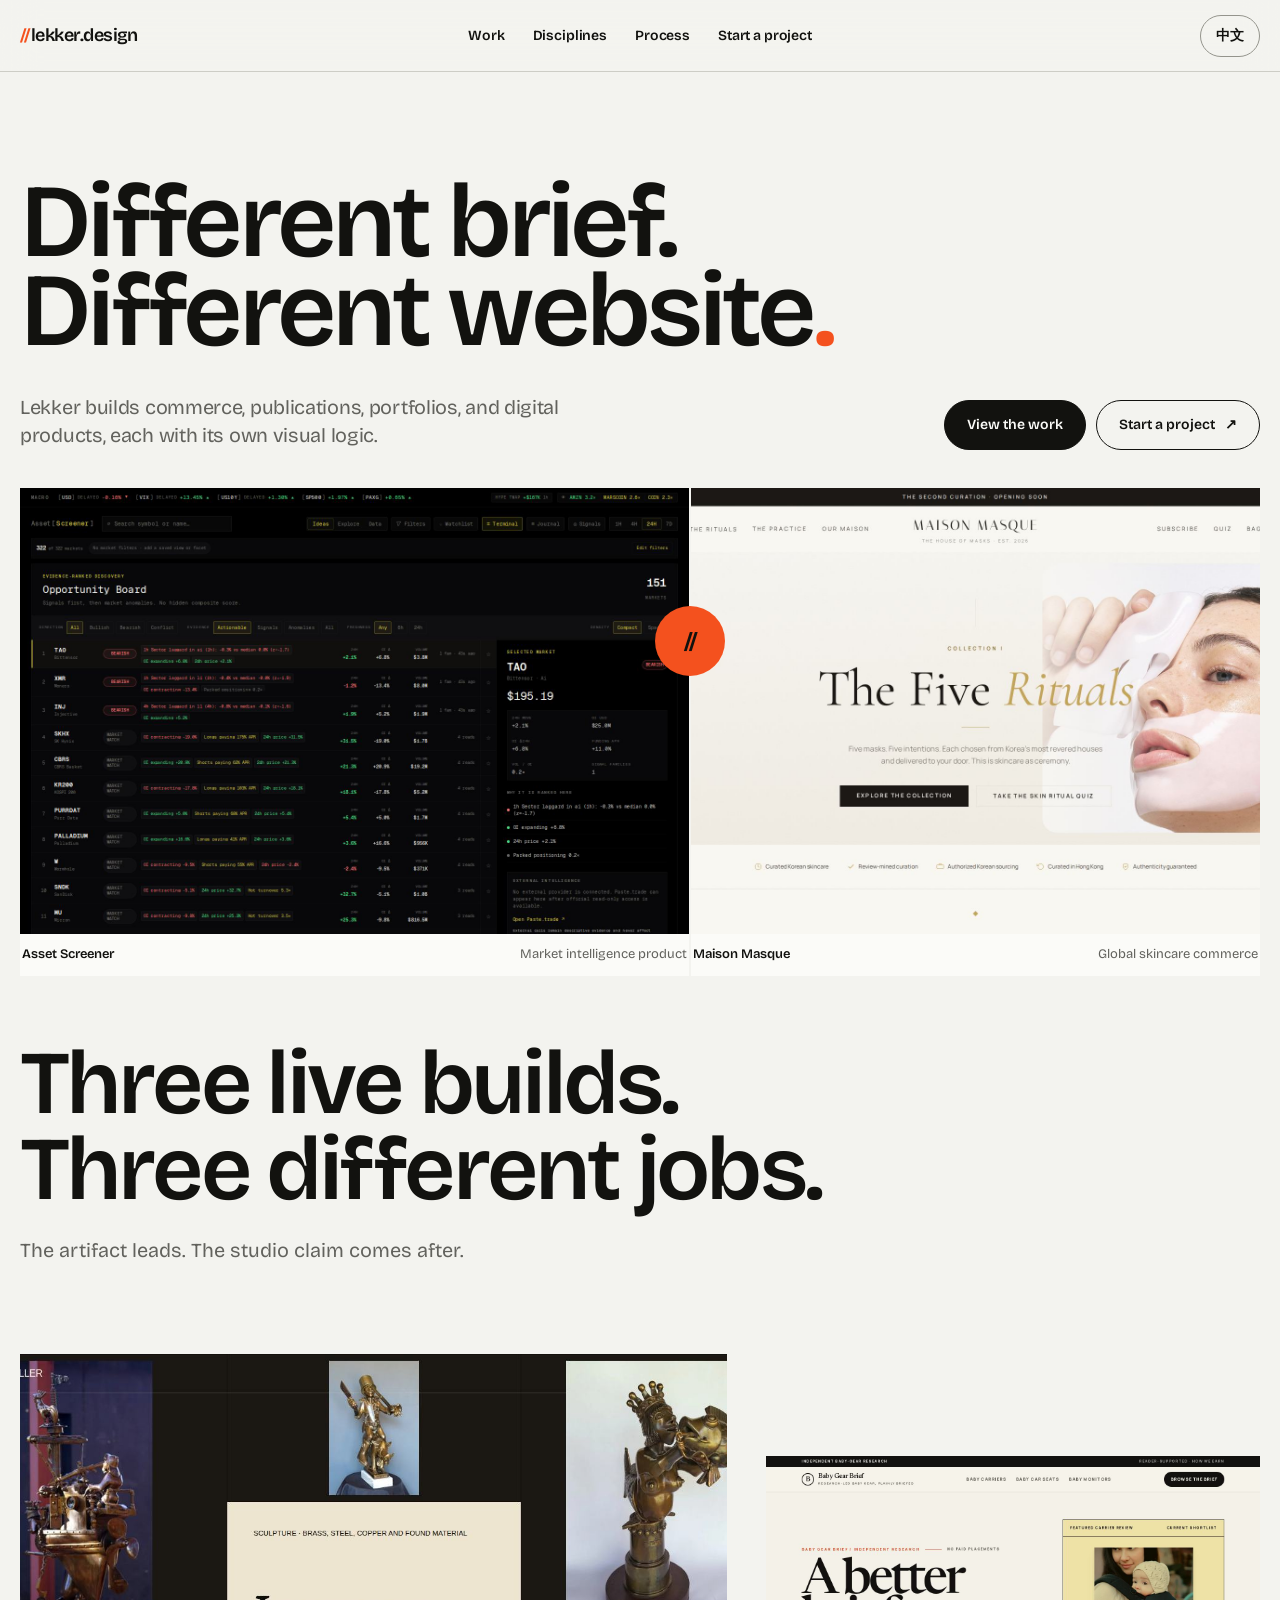
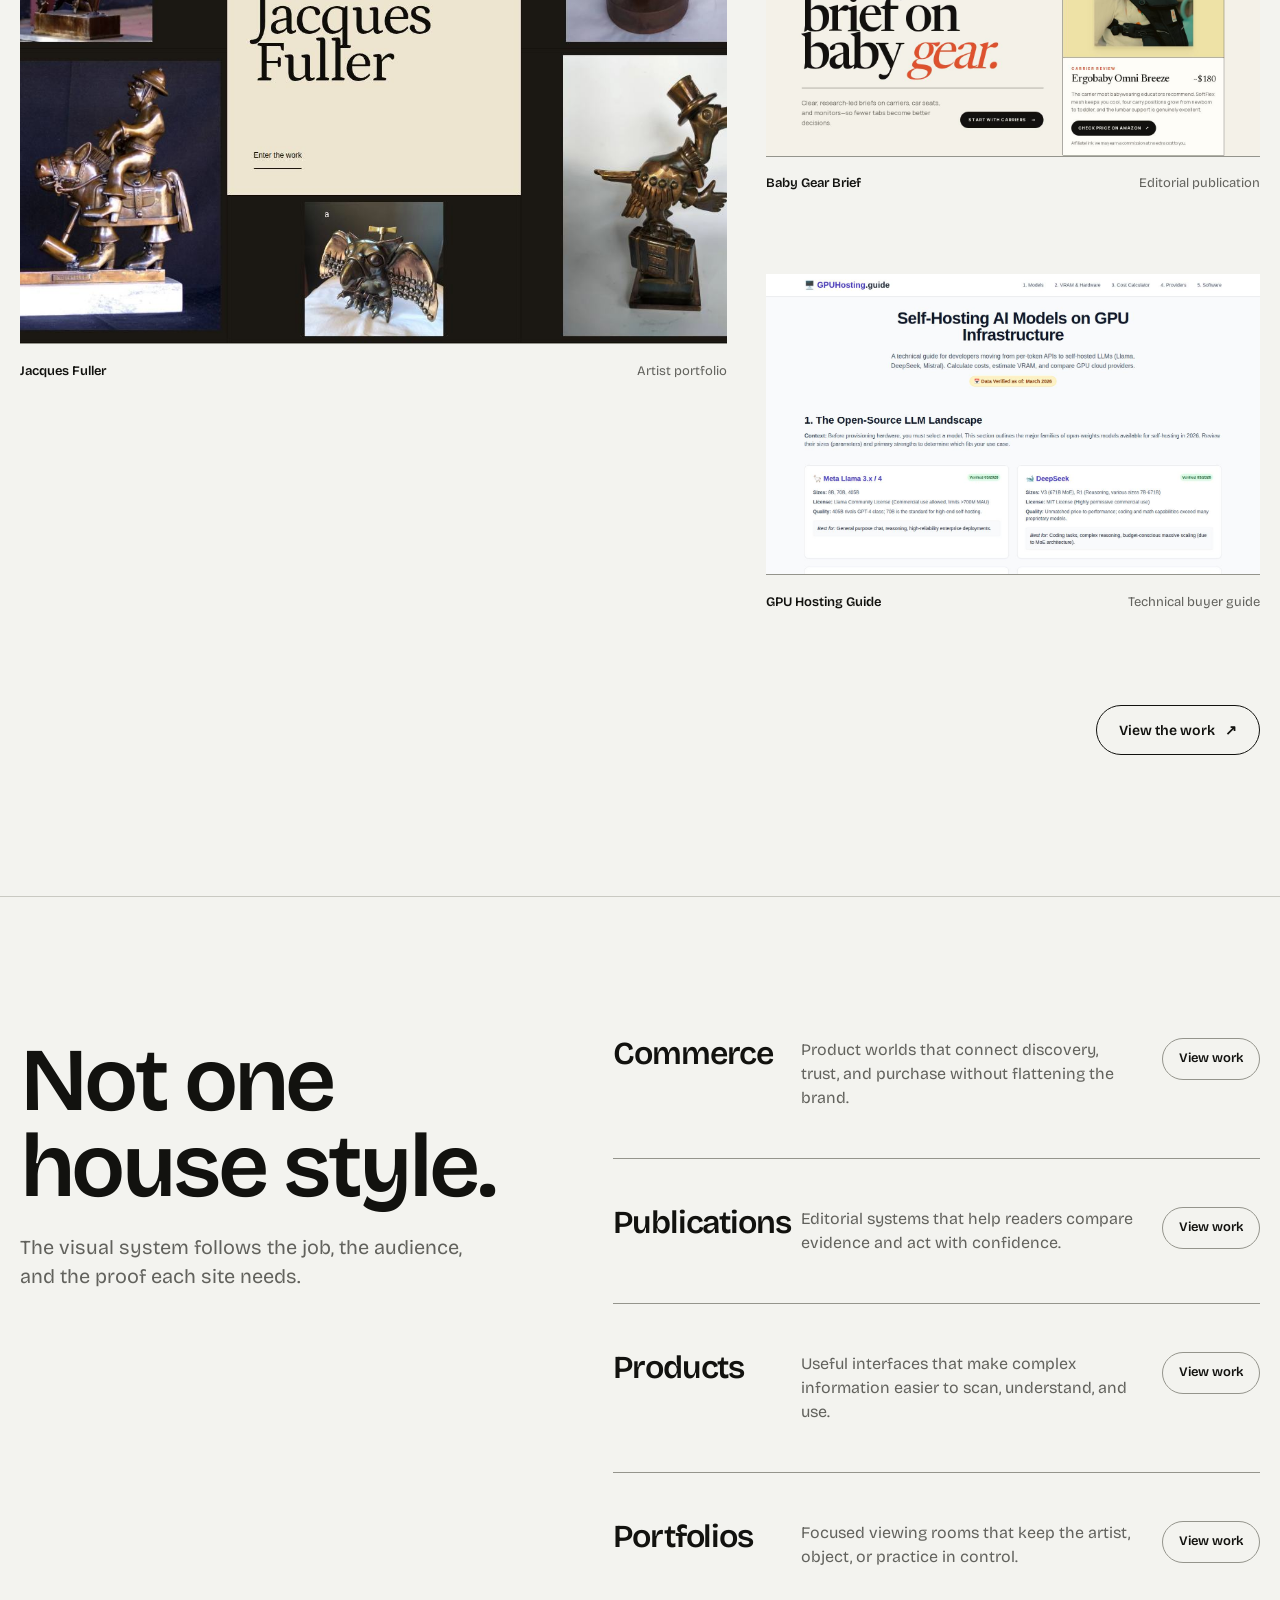
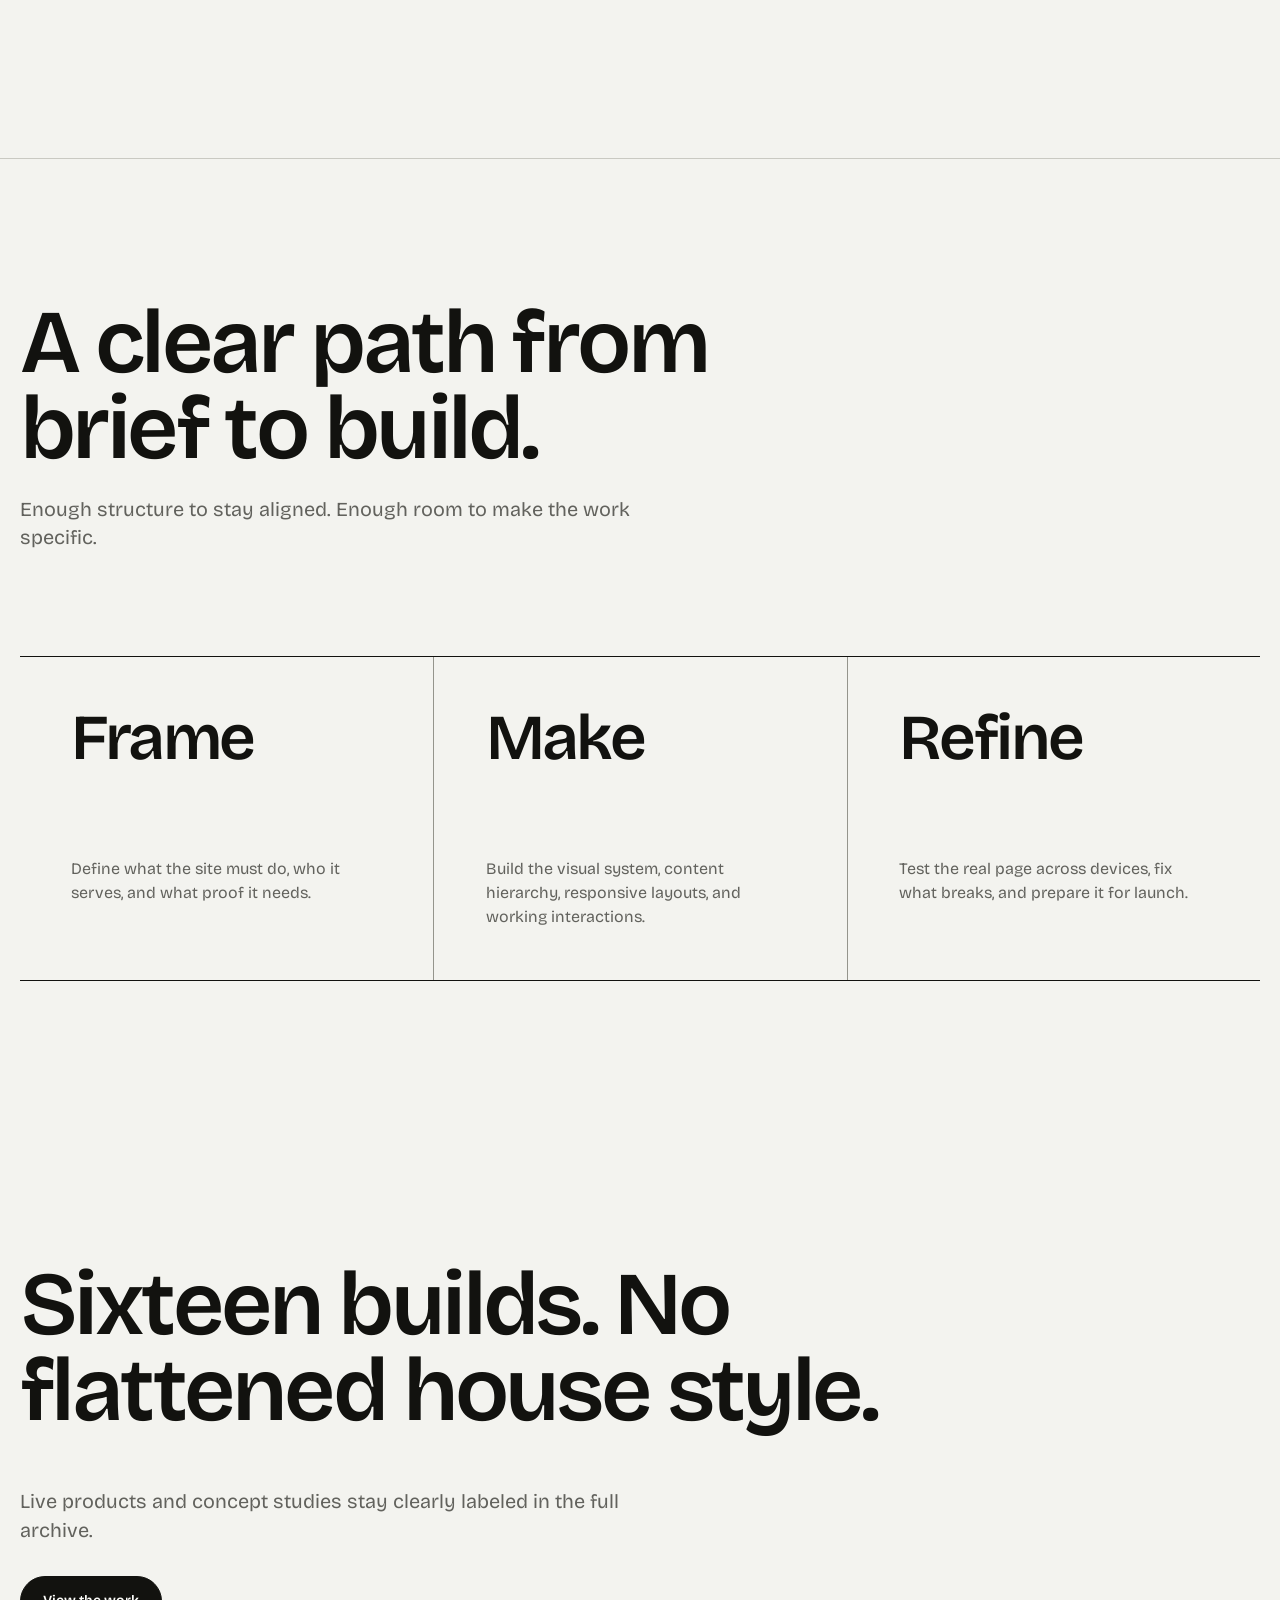
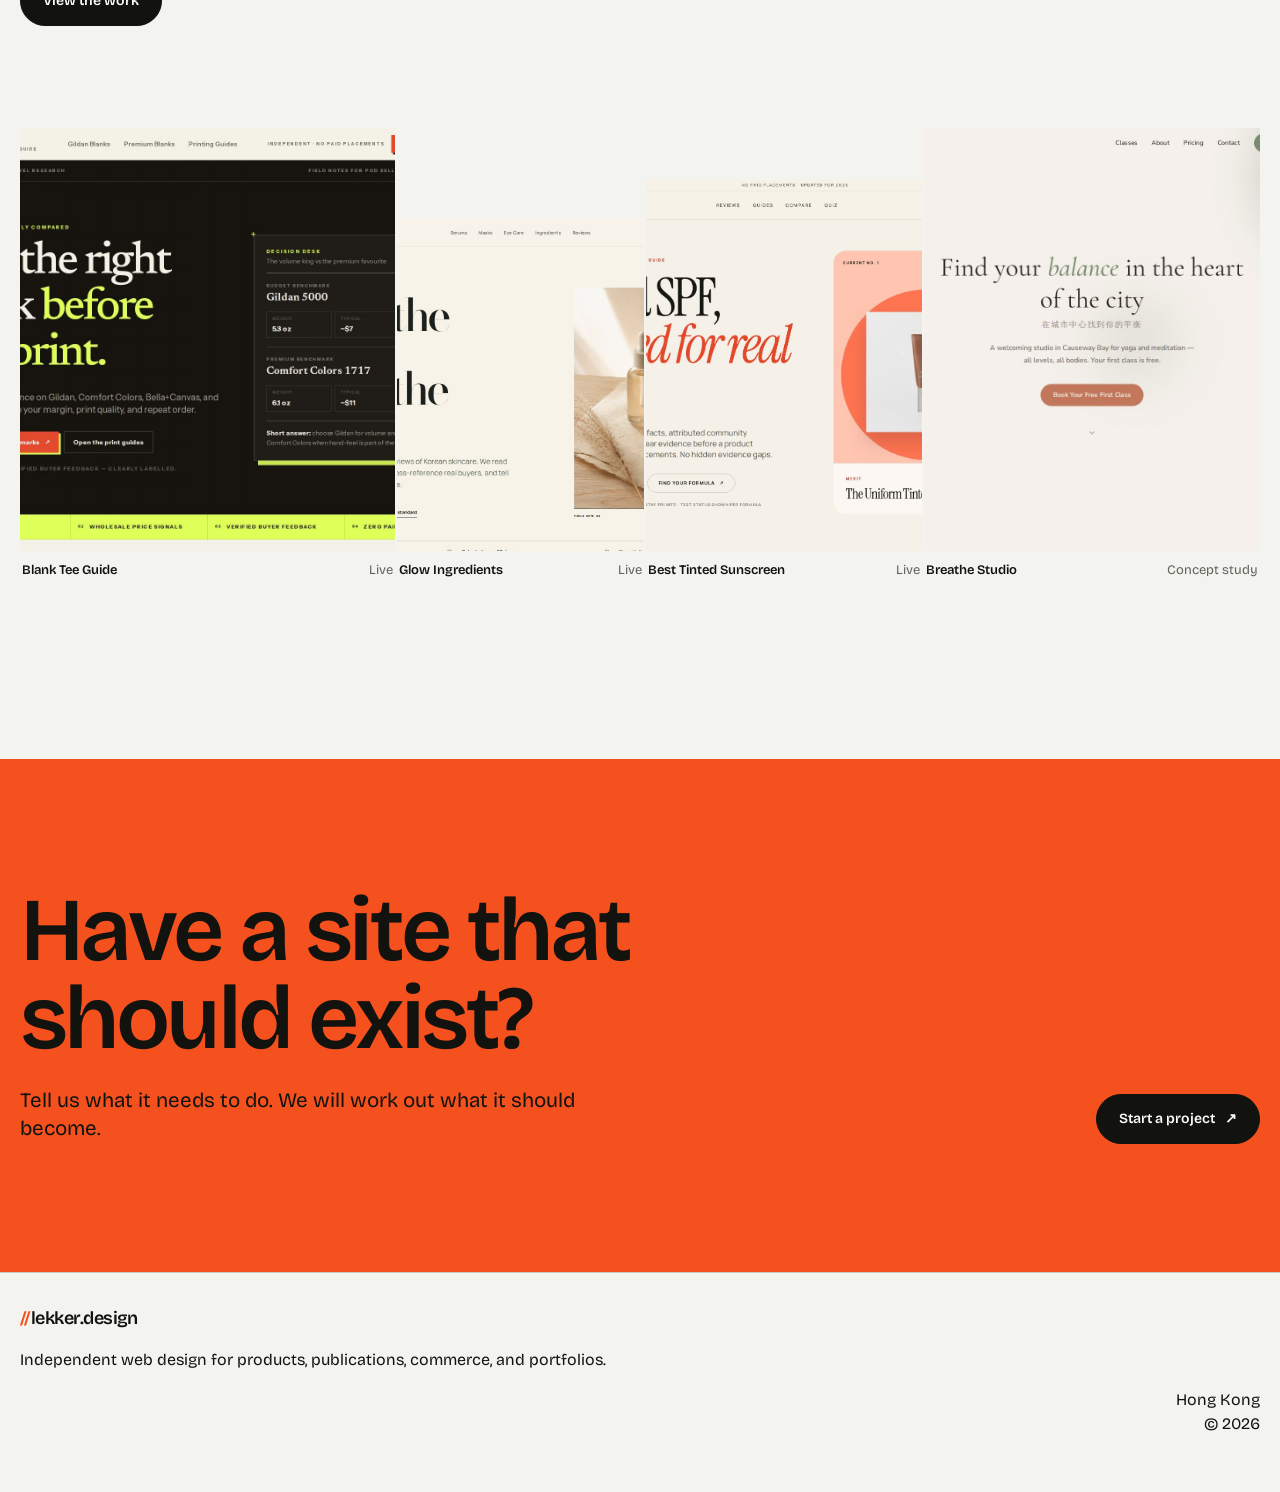
<file: Lekker.Design/index.html>
<!DOCTYPE html>
<html lang="en">
<head>
  <!--
    THESIS: Different briefs deserve different systems. The page retires the old claim-first agency stack and lets working artifacts lead.
    OWN-WORLD: Cool paper, near-black type, vermilion punctuation, sharp project media, pill controls, and Bricolage Grotesque.
    STORY: Visitors meet two opposed proof points, see three live builds, understand the studio's range and process, inspect the archive, then contact Lekker.
    FIRST VIEWPORT: A two-line proposition, short proof statement, two actions, and two verified builds all remain visible on a desktop viewport.
    FORM: Proof Collision, the sixth grounded surface structure from concept seed 32722449, using opposed project frames that resolve into an ordered archive.
  -->
  <meta charset="utf-8">
  <meta name="viewport" content="width=device-width, initial-scale=1">
  <title>Lekker Design Studio | Websites Built for the Job</title>
  <meta name="description" content="Lekker is an independent web studio building commerce, publications, portfolios, and digital products with their own visual logic.">
  <meta name="theme-color" content="#f3f3ef">
  <link rel="canonical" href="https://lekker.design/">
  <meta property="og:title" content="Lekker Design Studio | Websites Built for the Job">
  <meta property="og:description" content="Independent web design for commerce, publications, portfolios, and useful digital products.">
  <meta property="og:type" content="website">
  <meta property="og:url" content="https://lekker.design/">
  <meta property="og:image" content="https://lekker.design/assets/projects/asset-screener.jpg">
  <meta property="og:image:width" content="1440">
  <meta property="og:image:height" content="960">
  <meta property="og:locale" content="en_HK">
  <meta property="og:locale:alternate" content="zh_HK">
  <link rel="icon" href="data:image/svg+xml,%3Csvg xmlns='http://www.w3.org/2000/svg' viewBox='0 0 64 64'%3E%3Crect width='64' height='64' rx='32' fill='%2312120f'/%3E%3Ctext x='12' y='43' font-family='Arial,sans-serif' font-size='30' font-weight='700' fill='%23f4511e'%3E//%3C/text%3E%3C/svg%3E">
  <link rel="preload" href="assets/fonts/bricolage-grotesque-600.ttf" as="font" type="font/ttf" crossorigin>
  <link rel="preload" href="assets/projects/asset-screener.jpg" as="image" type="image/jpeg">
  <link rel="preload" href="assets/projects/maison-masque.jpg" as="image" type="image/jpeg">
  <link rel="stylesheet" href="portfolio.css?v=20260731d">
  <link rel="stylesheet" href="home.css?v=20260731d">
  <script src="home.js?v=20260731d" defer></script>
</head>
<body class="home-page" data-lang="en">
  <a class="skip-link" href="#main">
    <span data-en>Skip to content</span><span data-zh>跳到主要內容</span>
  </a>

  <header class="site-header">
    <nav class="site-nav" aria-label="Primary navigation" data-aria-en="Primary navigation" data-aria-zh="主要導覽">
      <a class="wordmark" href="/" aria-label="lekker.design home" data-aria-en="lekker.design home" data-aria-zh="返回 lekker.design 首頁">
        <span class="wordmark-mark" aria-hidden="true">//</span>
        <span>lekker.design</span>
      </a>

      <div class="desktop-nav">
        <a href="/portfolio"><span data-en>Work</span><span data-zh>作品</span></a>
        <a href="#disciplines"><span data-en>Disciplines</span><span data-zh>設計領域</span></a>
        <a href="#process"><span data-en>Process</span><span data-zh>流程</span></a>
        <a href="mailto:hello@lekker.design"><span data-en>Start a project</span><span data-zh>開始合作</span></a>
      </div>

      <div class="nav-actions">
        <button class="lang-toggle" id="langToggle" type="button" aria-label="Switch to Traditional Chinese">中文</button>
        <button class="menu-toggle" id="menuToggle" type="button" aria-label="Open navigation" aria-controls="mobileNav" aria-expanded="false">
          <span aria-hidden="true"></span>
        </button>
      </div>
    </nav>
  </header>

  <nav class="mobile-nav" id="mobileNav" aria-label="Mobile navigation" data-aria-en="Mobile navigation" data-aria-zh="流動裝置導覽" hidden>
    <a href="/portfolio"><span data-en>Work</span><span data-zh>作品</span><span aria-hidden="true">↗</span></a>
    <a href="#disciplines"><span data-en>Disciplines</span><span data-zh>設計領域</span><span aria-hidden="true">↓</span></a>
    <a href="#process"><span data-en>Process</span><span data-zh>流程</span><span aria-hidden="true">↓</span></a>
    <a href="mailto:hello@lekker.design"><span data-en>Start a project</span><span data-zh>開始合作</span><span aria-hidden="true">↗</span></a>
  </nav>

  <main class="home-main" id="main">
    <section class="home-hero shell" aria-labelledby="home-hero-title">
      <h1 class="home-hero-title" id="home-hero-title">
        <span data-en>
          <span class="home-hero-line">Different brief.</span>
          <span class="home-hero-line">Different website<span class="accent">.</span></span>
        </span>
        <span data-zh>
          <span class="home-hero-line">不同需求。</span>
          <span class="home-hero-line">不同網站<span class="accent">。</span></span>
        </span>
      </h1>

      <div class="home-hero-intro">
        <p>
          <span data-en>Lekker builds commerce, publications, portfolios, and digital products, each with its own visual logic.</span>
          <span data-zh>Lekker 打造電商、內容刊物、作品集及數碼產品，每個項目都有自己的視覺邏輯。</span>
        </p>
        <div class="home-hero-actions">
          <a class="button button-dark" href="/portfolio"><span data-en>View the work</span><span data-zh>瀏覽作品</span></a>
          <a class="button button-light button-arrow" href="mailto:hello@lekker.design"><span data-en>Start a project</span><span data-zh>開始合作</span></a>
        </div>
      </div>

      <div class="home-stage" role="group" aria-label="Two live Lekker projects" data-aria-en="Two live Lekker projects" data-aria-zh="兩個 Lekker 現有項目">
        <figure class="home-stage-project">
          <a href="https://asset.lekker.design" target="_blank" rel="noopener noreferrer" aria-label="Open Asset Screener" data-aria-en="Open Asset Screener" data-aria-zh="開啟 Asset Screener">
            <img src="assets/projects/asset-screener.jpg" width="1440" height="960" fetchpriority="high" alt="Asset Screener market intelligence dashboard" data-alt-en="Asset Screener market intelligence dashboard" data-alt-zh="Asset Screener 市場情報儀表板">
          </a>
          <figcaption><strong>Asset Screener</strong><span data-en>Market intelligence product</span><span data-zh>市場情報產品</span></figcaption>
        </figure>
        <figure class="home-stage-project">
          <a href="https://maisonmasque.com" target="_blank" rel="noopener noreferrer" aria-label="Open Maison Masque" data-aria-en="Open Maison Masque" data-aria-zh="開啟 Maison Masque">
            <img src="assets/projects/maison-masque.jpg" width="1440" height="960" fetchpriority="high" alt="Maison Masque Korean skincare store" data-alt-en="Maison Masque Korean skincare store" data-alt-zh="Maison Masque 韓國護膚品商店">
          </a>
          <figcaption><strong>Maison Masque</strong><span data-en>Global skincare commerce</span><span data-zh>全球護膚品電商</span></figcaption>
        </figure>
      </div>
    </section>

    <section class="home-section shell" aria-labelledby="live-work-title">
      <header class="home-section-heading" data-reveal>
        <h2 id="live-work-title"><span data-en>Three live builds. Three different jobs.</span><span data-zh>三個現有項目。三種不同任務。</span></h2>
        <p><span data-en>The artifact leads. The studio claim comes after.</span><span data-zh>先看實際作品，再談工作室本身。</span></p>
      </header>

      <div class="home-work-grid">
        <figure class="home-work-card home-work-card-primary" data-reveal>
          <a href="https://jf.lekker.design" target="_blank" rel="noopener noreferrer" aria-label="Open Jacques Fuller" data-aria-en="Open Jacques Fuller" data-aria-zh="開啟 Jacques Fuller">
            <img src="assets/projects/jacques-fuller.jpg" width="1440" height="960" loading="lazy" alt="Jacques Fuller sculpture portfolio" data-alt-en="Jacques Fuller sculpture portfolio" data-alt-zh="Jacques Fuller 雕塑作品集">
          </a>
          <figcaption><strong>Jacques Fuller</strong><span data-en>Artist portfolio</span><span data-zh>藝術家作品集</span></figcaption>
        </figure>

        <div class="home-work-stack">
          <figure class="home-work-card" data-reveal>
            <a href="https://babygearbrief.com" target="_blank" rel="noopener noreferrer" aria-label="Open Baby Gear Brief" data-aria-en="Open Baby Gear Brief" data-aria-zh="開啟 Baby Gear Brief">
              <img src="assets/projects/baby-gear-brief.jpg" width="1440" height="960" loading="lazy" alt="Baby Gear Brief baby gear publication" data-alt-en="Baby Gear Brief baby gear publication" data-alt-zh="Baby Gear Brief 嬰兒用品內容刊物">
            </a>
            <figcaption><strong>Baby Gear Brief</strong><span data-en>Editorial publication</span><span data-zh>內容刊物</span></figcaption>
          </figure>
          <figure class="home-work-card" data-reveal>
            <a href="https://gpu-hosting.vercel.app" target="_blank" rel="noopener noreferrer" aria-label="Open GPU Hosting Guide" data-aria-en="Open GPU Hosting Guide" data-aria-zh="開啟 GPU Hosting Guide">
              <img src="assets/projects/gpu-hosting.jpg" width="1440" height="960" loading="lazy" alt="GPU Hosting Guide technical buyer guide" data-alt-en="GPU Hosting Guide technical buyer guide" data-alt-zh="GPU Hosting Guide 技術採購指南">
            </a>
            <figcaption><strong>GPU Hosting Guide</strong><span data-en>Technical buyer guide</span><span data-zh>技術採購指南</span></figcaption>
          </figure>
        </div>
      </div>

      <div class="home-work-footer" data-reveal>
        <a class="button button-light button-arrow" href="/portfolio"><span data-en>View the work</span><span data-zh>瀏覽作品</span></a>
      </div>
    </section>

    <section class="home-section home-disciplines" id="disciplines" aria-labelledby="disciplines-title">
      <div class="shell home-discipline-layout">
        <div class="home-discipline-intro" data-reveal>
          <h2 id="disciplines-title"><span data-en>Not one house style.</span><span data-zh>不只一種固定風格。</span></h2>
          <p><span data-en>The visual system follows the job, the audience, and the proof each site needs.</span><span data-zh>視覺系統跟隨任務、受眾，以及每個網站所需的證據。</span></p>
        </div>

        <ul class="home-discipline-list" data-reveal>
          <li class="home-discipline">
            <h3><span data-en>Commerce</span><span data-zh>電商</span></h3>
            <p><span data-en>Product worlds that connect discovery, trust, and purchase without flattening the brand.</span><span data-zh>連結產品探索、信任及購買，同時保留品牌個性的產品世界。</span></p>
            <a href="/portfolio?filter=commerce#archive"><span data-en>View work</span><span data-zh>瀏覽作品</span></a>
          </li>
          <li class="home-discipline">
            <h3><span data-en>Publications</span><span data-zh>內容刊物</span></h3>
            <p><span data-en>Editorial systems that help readers compare evidence and act with confidence.</span><span data-zh>協助讀者比較證據並有信心作出行動的內容系統。</span></p>
            <a href="/portfolio?filter=editorial#archive"><span data-en>View work</span><span data-zh>瀏覽作品</span></a>
          </li>
          <li class="home-discipline">
            <h3><span data-en>Products</span><span data-zh>數碼產品</span></h3>
            <p><span data-en>Useful interfaces that make complex information easier to scan, understand, and use.</span><span data-zh>讓複雜資訊更容易瀏覽、理解及使用的實用介面。</span></p>
            <a href="/portfolio?filter=product#archive"><span data-en>View work</span><span data-zh>瀏覽作品</span></a>
          </li>
          <li class="home-discipline">
            <h3><span data-en>Portfolios</span><span data-zh>作品集</span></h3>
            <p><span data-en>Focused viewing rooms that keep the artist, object, or practice in control.</span><span data-zh>讓藝術家、作品或創作實踐保持主導的專注觀看空間。</span></p>
            <a href="/portfolio?filter=portfolio#archive"><span data-en>View work</span><span data-zh>瀏覽作品</span></a>
          </li>
        </ul>
      </div>
    </section>

    <section class="home-section shell" id="process" aria-labelledby="process-title">
      <header class="home-process-heading" data-reveal>
        <h2 id="process-title"><span data-en>A clear path from brief to build.</span><span data-zh>由需求到成品，路徑清晰。</span></h2>
        <p><span data-en>Enough structure to stay aligned. Enough room to make the work specific.</span><span data-zh>有足夠結構保持方向一致，也有足夠空間做出真正具體的作品。</span></p>
      </header>

      <div class="home-process-steps" data-reveal>
        <article class="home-process-step">
          <h3><span data-en>Frame</span><span data-zh>釐清</span></h3>
          <p><span data-en>Define what the site must do, who it serves, and what proof it needs.</span><span data-zh>定義網站需要完成甚麼、服務誰，以及需要哪些證據。</span></p>
        </article>
        <article class="home-process-step">
          <h3><span data-en>Make</span><span data-zh>製作</span></h3>
          <p><span data-en>Build the visual system, content hierarchy, responsive layouts, and working interactions.</span><span data-zh>建立視覺系統、內容層次、響應式版面及可用互動。</span></p>
        </article>
        <article class="home-process-step">
          <h3><span data-en>Refine</span><span data-zh>完善</span></h3>
          <p><span data-en>Test the real page across devices, fix what breaks, and prepare it for launch.</span><span data-zh>在不同裝置測試真實頁面，修正問題，並為上線做好準備。</span></p>
        </article>
      </div>
    </section>

    <section class="home-section home-archive shell" aria-labelledby="archive-preview-title">
      <header class="home-archive-heading" data-reveal>
        <h2 id="archive-preview-title"><span data-en>Sixteen builds. No flattened house style.</span><span data-zh>十六個項目。沒有被單一風格抹平。</span></h2>
        <p><span data-en>Live products and concept studies stay clearly labeled in the full archive.</span><span data-zh>完整作品庫清楚標示現有產品及概念研究。</span></p>
        <a class="button button-dark" href="/portfolio"><span data-en>View the work</span><span data-zh>瀏覽作品</span></a>
      </header>

      <div class="home-archive-spread" data-reveal>
        <figure class="home-archive-item">
          <a href="https://blankteeguide.com" target="_blank" rel="noopener noreferrer" aria-label="Open Blank Tee Guide" data-aria-en="Open Blank Tee Guide" data-aria-zh="開啟 Blank Tee Guide">
            <img src="assets/projects/blank-tee-guide.jpg" width="1440" height="960" loading="lazy" alt="Blank Tee Guide apparel publication" data-alt-en="Blank Tee Guide apparel publication" data-alt-zh="Blank Tee Guide 服裝內容刊物">
          </a>
          <figcaption><strong>Blank Tee Guide</strong><span data-en>Live</span><span data-zh>已上線</span></figcaption>
        </figure>
        <figure class="home-archive-item">
          <a href="https://glowingredients.com" target="_blank" rel="noopener noreferrer" aria-label="Open Glow Ingredients" data-aria-en="Open Glow Ingredients" data-aria-zh="開啟 Glow Ingredients">
            <img src="assets/projects/glow-ingredients.jpg" width="1440" height="960" loading="lazy" alt="Glow Ingredients skincare publication" data-alt-en="Glow Ingredients skincare publication" data-alt-zh="Glow Ingredients 護膚內容刊物">
          </a>
          <figcaption><strong>Glow Ingredients</strong><span data-en>Live</span><span data-zh>已上線</span></figcaption>
        </figure>
        <figure class="home-archive-item">
          <a href="https://besttintedsunscreen.com" target="_blank" rel="noopener noreferrer" aria-label="Open Best Tinted Sunscreen" data-aria-en="Open Best Tinted Sunscreen" data-aria-zh="開啟 Best Tinted Sunscreen">
            <img src="assets/projects/best-tinted-sunscreen.jpg" width="1440" height="960" loading="lazy" alt="Best Tinted Sunscreen editorial guide" data-alt-en="Best Tinted Sunscreen editorial guide" data-alt-zh="Best Tinted Sunscreen 編輯指南">
          </a>
          <figcaption><strong>Best Tinted Sunscreen</strong><span data-en>Live</span><span data-zh>已上線</span></figcaption>
        </figure>
        <figure class="home-archive-item">
          <a href="https://yoga-kohl-six.vercel.app/" target="_blank" rel="noopener noreferrer" aria-label="Open Breathe Studio concept" data-aria-en="Open Breathe Studio concept" data-aria-zh="開啟 Breathe Studio 概念">
            <img src="assets/projects/breathe-studio-concept.jpg" width="1440" height="960" loading="lazy" alt="Breathe yoga studio concept" data-alt-en="Breathe yoga studio concept" data-alt-zh="Breathe 瑜伽工作室概念">
          </a>
          <figcaption><strong>Breathe Studio</strong><span data-en>Concept study</span><span data-zh>概念研究</span></figcaption>
        </figure>
      </div>
    </section>

    <section class="cta" id="contact" aria-labelledby="contact-title">
      <div class="cta-inner shell">
        <div data-reveal>
          <h2 id="contact-title"><span data-en>Have a site that should exist?</span><span data-zh>有一個值得存在的網站嗎？</span></h2>
          <p><span data-en>Tell us what it needs to do. We will work out what it should become.</span><span data-zh>告訴我們它需要完成甚麼。我們會一起找出它應該成為甚麼。</span></p>
        </div>
        <a class="button button-dark button-arrow" href="mailto:hello@lekker.design"><span data-en>Start a project</span><span data-zh>開始合作</span></a>
      </div>
    </section>
  </main>

  <footer class="site-footer">
    <div class="footer-inner shell">
      <a class="wordmark" href="/" aria-label="lekker.design home" data-aria-en="lekker.design home" data-aria-zh="返回 lekker.design 首頁">
        <span class="wordmark-mark" aria-hidden="true">//</span><span>lekker.design</span>
      </a>
      <p><span data-en>Independent web design for products, publications, commerce, and portfolios.</span><span data-zh>為產品、內容刊物、電商及作品集提供獨立網頁設計。</span></p>
      <p class="footer-meta"><span data-en>Hong Kong</span><span data-zh>香港</span><br>© <span id="year">2026</span></p>
    </div>
  </footer>
</body>
</html>
</file>
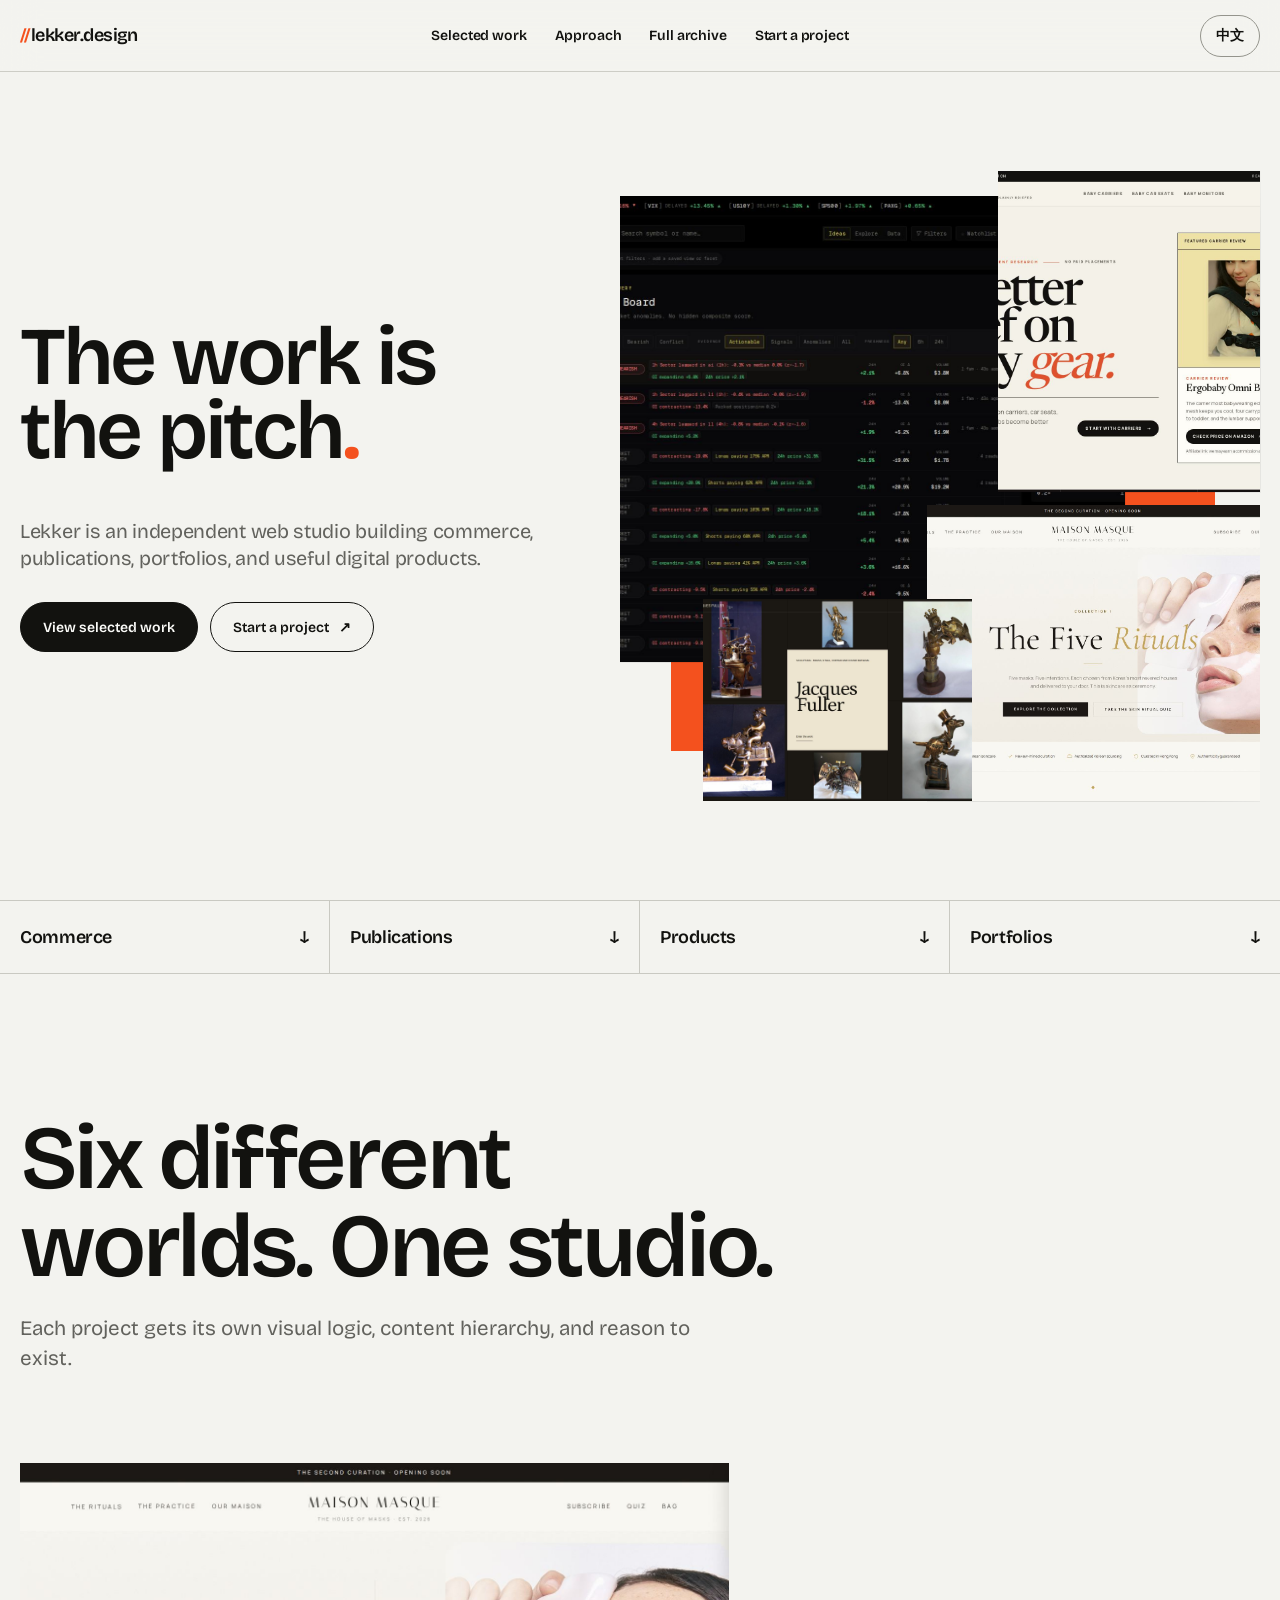
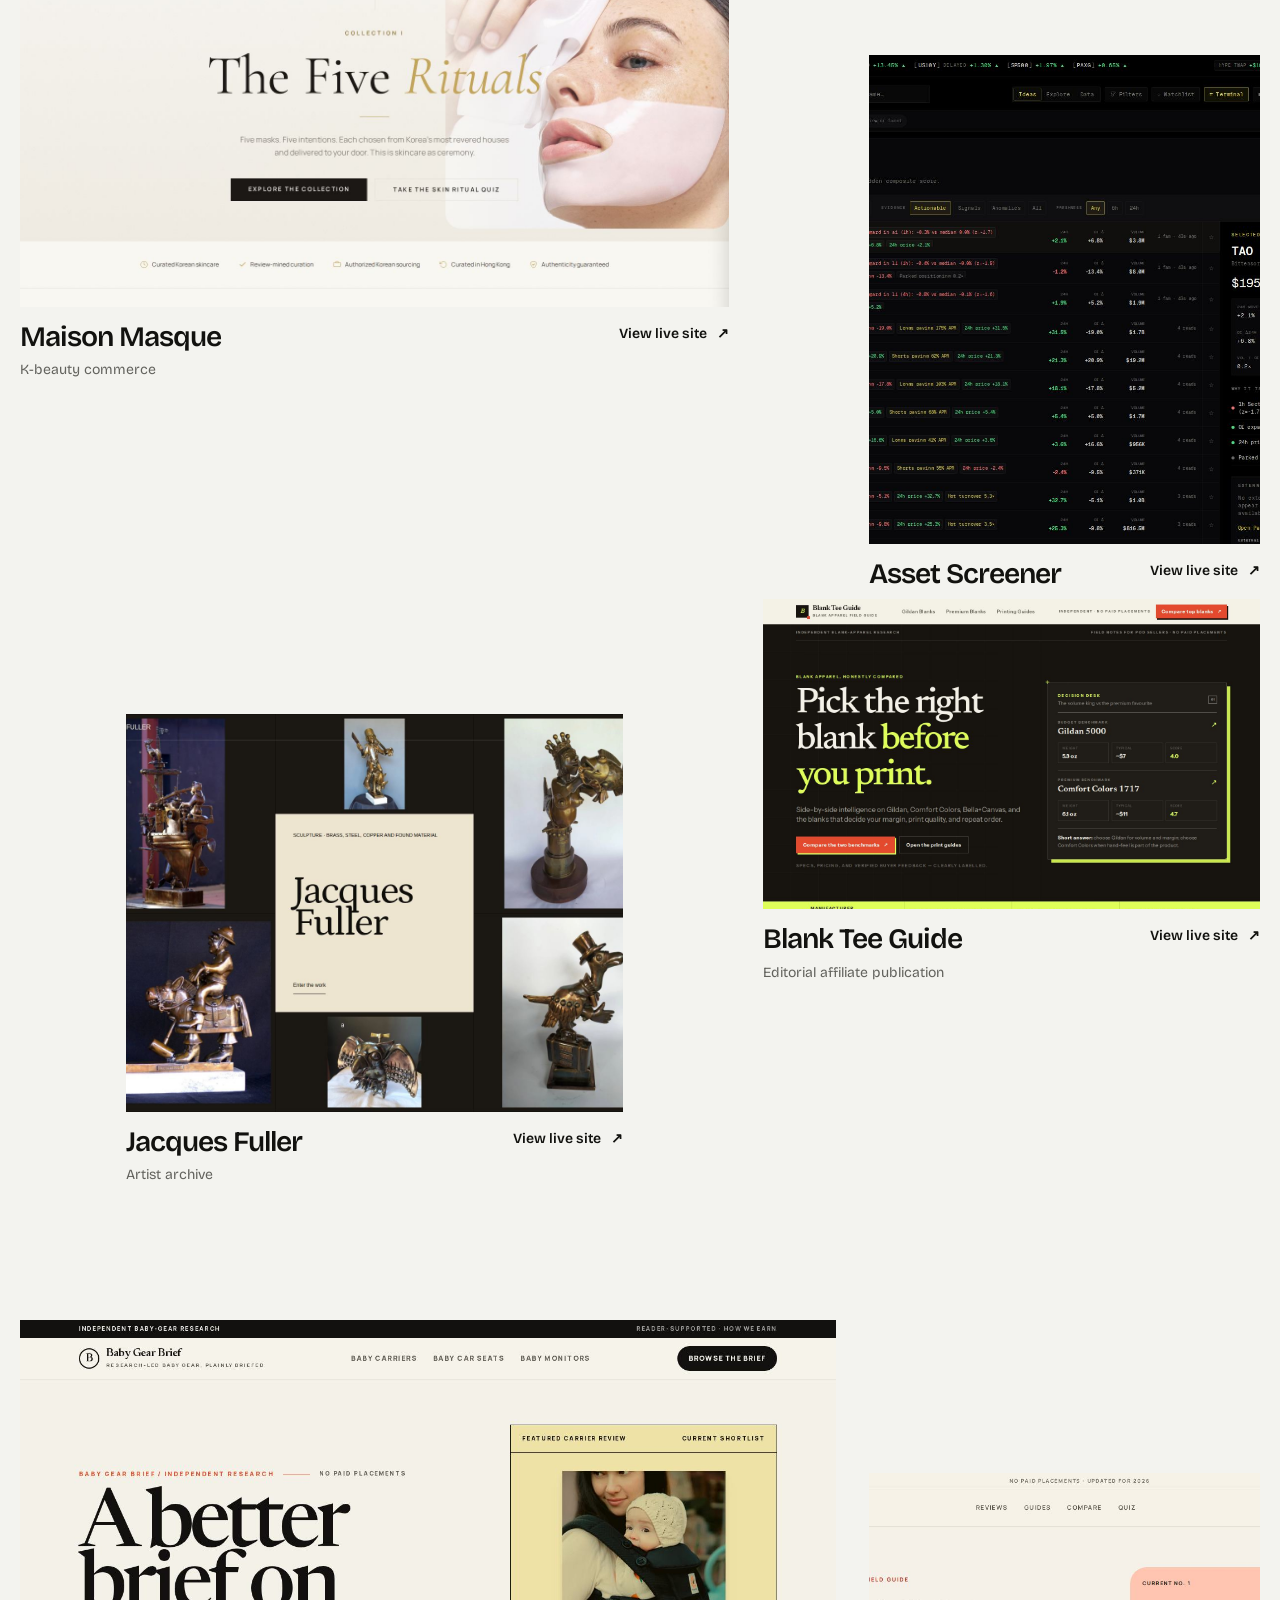
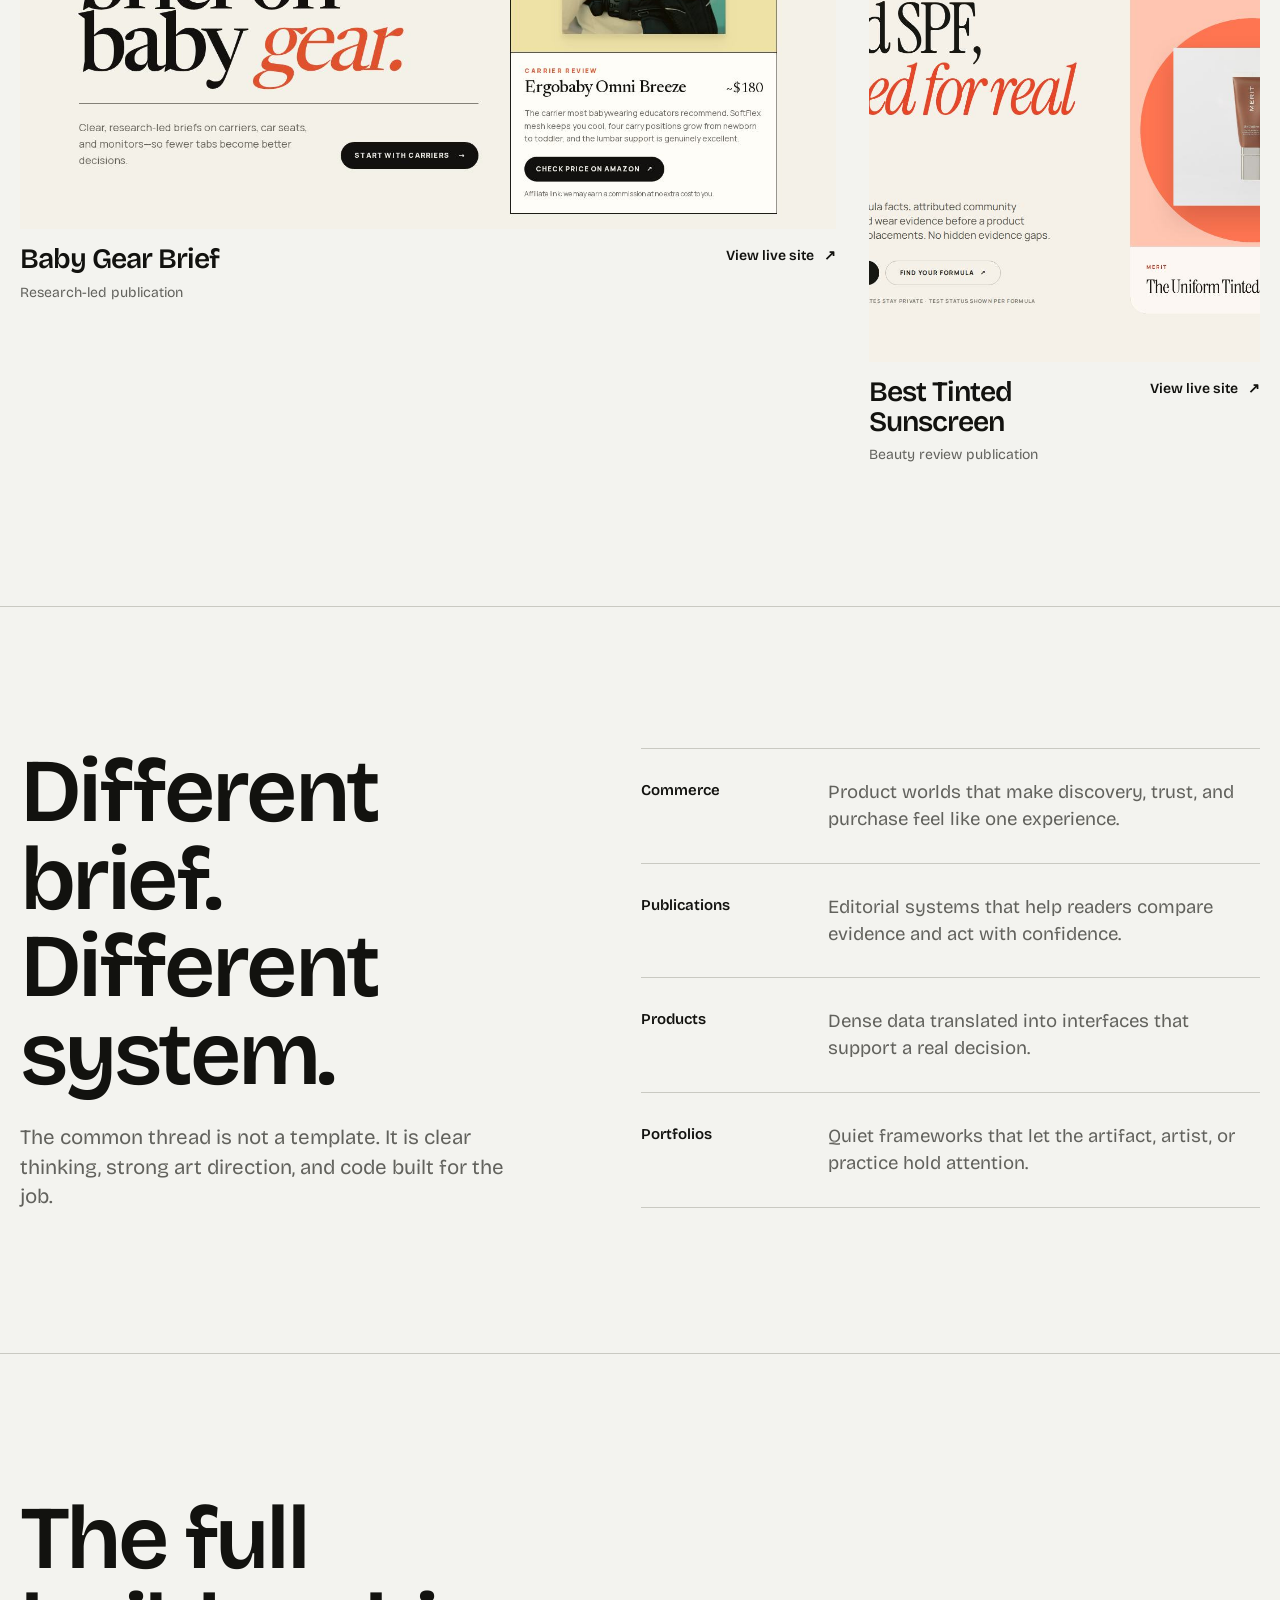
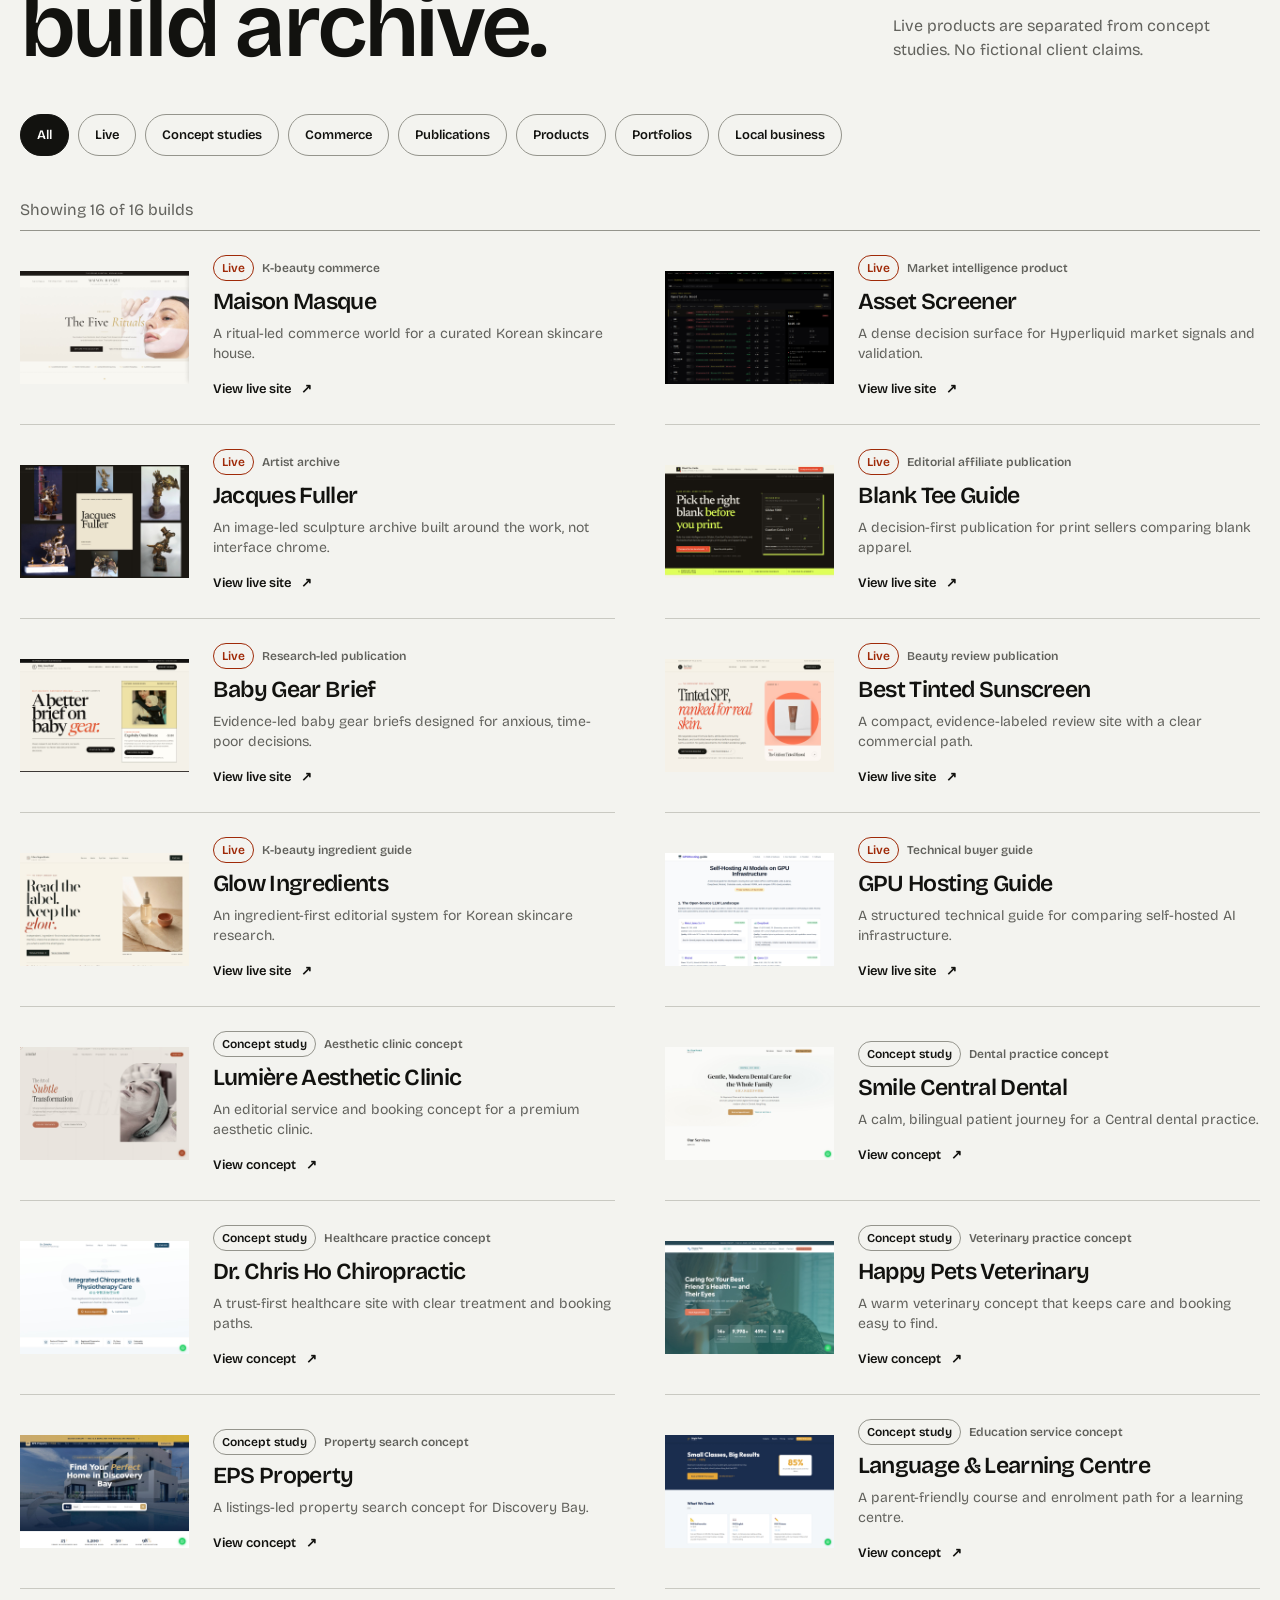
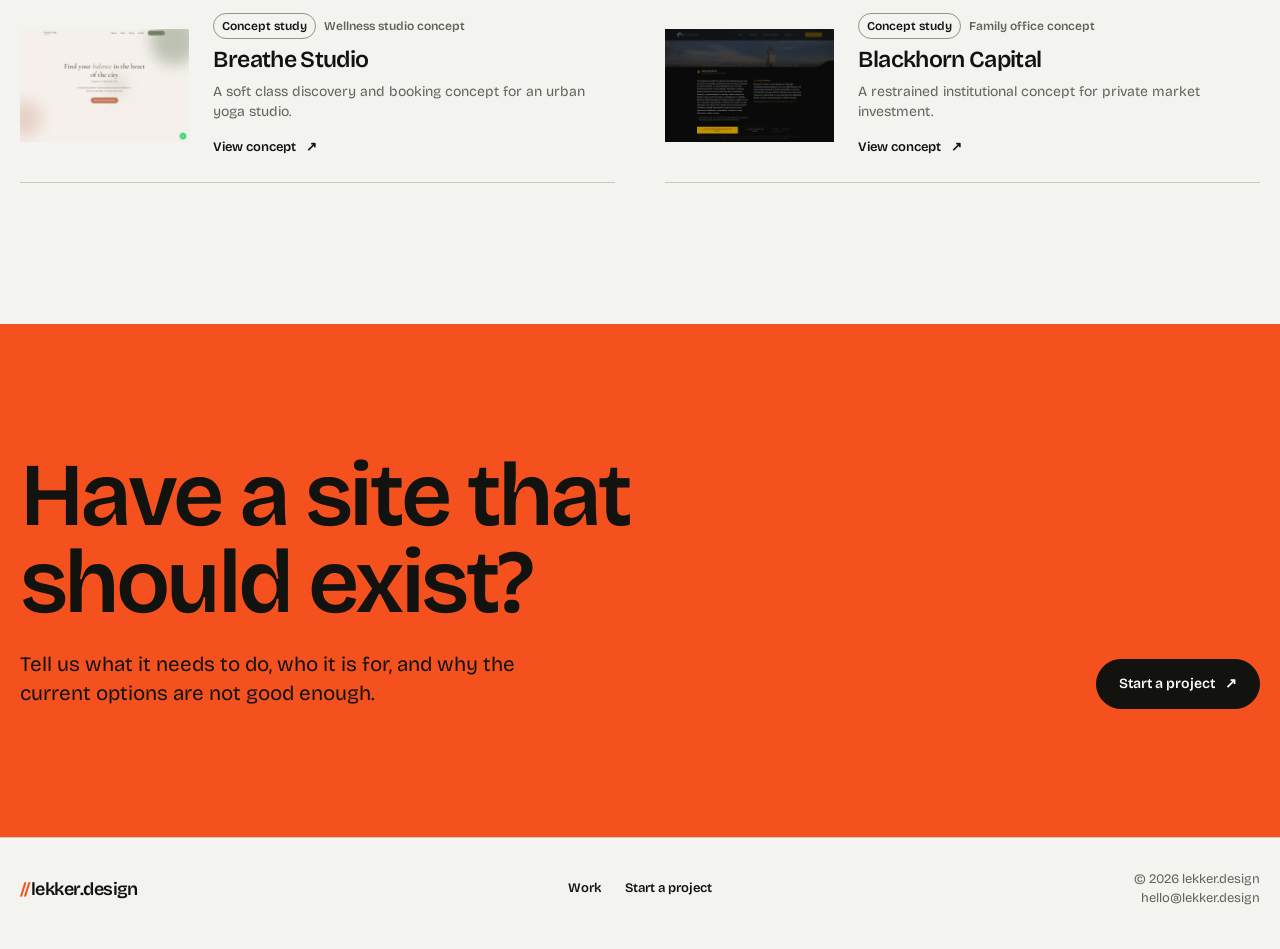
<file: Lekker.Design/portfolio.html>
<!DOCTYPE html>
<html lang="en">
<head>
  <!--
    THESIS: The work is the pitch. The page refuses the agency hero followed by claims and generic service cards.
    OWN-WORLD: Cool paper, near-black type, vermilion punctuation, sharp media, pill controls, and one expressive sans family.
    STORY: Visitors see real range first, distinguish live work from concepts, inspect the full archive, then start a project.
    FIRST VIEWPORT: A left-set five-word thesis faces an asymmetric contact sheet made from four verified builds. Both actions remain visible.
    FORM: An image-led studio viewing room shaped by the user's Refero reference, with monopo restraint and Awesomic utility.
  -->
  <meta charset="utf-8">
  <meta name="viewport" content="width=device-width, initial-scale=1">
  <title>Work | lekker.design</title>
  <meta name="description" content="Web design, editorial publications, commerce, and digital products built by lekker.design. Explore live work and concept studies.">
  <meta name="theme-color" content="#f3f3ef">
  <link rel="canonical" href="https://lekker.design/portfolio">
  <meta property="og:title" content="Work | lekker.design">
  <meta property="og:description" content="A living archive of commerce, publications, digital products, portfolios, and concept studies.">
  <meta property="og:type" content="website">
  <meta property="og:url" content="https://lekker.design/portfolio">
  <meta property="og:image" content="https://lekker.design/assets/projects/maison-masque.jpg">
  <meta property="og:image:width" content="1440">
  <meta property="og:image:height" content="960">
  <meta property="og:locale" content="en_HK">
  <meta property="og:locale:alternate" content="zh_HK">
  <link rel="icon" href="data:image/svg+xml,%3Csvg xmlns='http://www.w3.org/2000/svg' viewBox='0 0 64 64'%3E%3Crect width='64' height='64' rx='32' fill='%2312120f'/%3E%3Ctext x='12' y='43' font-family='Arial,sans-serif' font-size='30' font-weight='700' fill='%23f4511e'%3E//%3C/text%3E%3C/svg%3E">
  <link rel="preload" href="assets/fonts/bricolage-grotesque-600.ttf" as="font" type="font/ttf" crossorigin>
  <link rel="preload" href="assets/projects/asset-screener.jpg" as="image" type="image/jpeg">
  <link rel="stylesheet" href="portfolio.css?v=20260731c">
  <script src="portfolio.js?v=20260731c" defer></script>
</head>
<body data-lang="en">
  <a class="skip-link" href="#main">
    <span data-en>Skip to work</span><span data-zh>跳到作品</span>
  </a>

  <header class="site-header">
    <nav class="site-nav" aria-label="Primary navigation" data-aria-en="Primary navigation" data-aria-zh="主要導覽">
      <a class="wordmark" href="/" aria-label="lekker.design home" data-aria-en="lekker.design home" data-aria-zh="返回 lekker.design 首頁">
        <span class="wordmark-mark" aria-hidden="true">//</span>
        <span>lekker.design</span>
      </a>

      <div class="desktop-nav">
        <a href="#selected"><span data-en>Selected work</span><span data-zh>精選作品</span></a>
        <a href="#approach"><span data-en>Approach</span><span data-zh>設計方向</span></a>
        <a href="#archive"><span data-en>Full archive</span><span data-zh>完整作品庫</span></a>
        <a href="mailto:hello@lekker.design"><span data-en>Start a project</span><span data-zh>開始合作</span></a>
      </div>

      <div class="nav-actions">
        <button class="lang-toggle" id="langToggle" type="button" aria-label="Switch to Traditional Chinese">中文</button>
        <button class="menu-toggle" id="menuToggle" type="button" aria-label="Open navigation" aria-controls="mobileNav" aria-expanded="false">
          <span aria-hidden="true"></span>
        </button>
      </div>
    </nav>
  </header>

  <nav class="mobile-nav" id="mobileNav" aria-label="Mobile navigation" data-aria-en="Mobile navigation" data-aria-zh="流動裝置導覽" hidden>
    <a href="#selected"><span data-en>Selected work</span><span data-zh>精選作品</span><span aria-hidden="true">↓</span></a>
    <a href="#approach"><span data-en>Approach</span><span data-zh>設計方向</span><span aria-hidden="true">↓</span></a>
    <a href="#archive"><span data-en>Full archive</span><span data-zh>完整作品庫</span><span aria-hidden="true">↓</span></a>
    <a href="mailto:hello@lekker.design"><span data-en>Start a project</span><span data-zh>開始合作</span><span aria-hidden="true">↗</span></a>
  </nav>

  <main id="main">
    <section class="hero shell" aria-labelledby="hero-title">
      <div class="hero-copy">
        <h1 id="hero-title">
          <span data-en>The work is</span><span data-zh>作品本身</span>
          <span><span data-en>the pitch</span><span data-zh>就是提案</span><span class="accent">.</span></span>
        </h1>
        <p class="hero-intro">
          <span data-en>Lekker is an independent web studio building commerce, publications, portfolios, and useful digital products.</span>
          <span data-zh>Lekker 是一間獨立網頁工作室，專注打造電商、內容刊物、作品集及實用數碼產品。</span>
        </p>
        <div class="hero-actions">
          <a class="button button-dark" href="#selected"><span data-en>View selected work</span><span data-zh>瀏覽精選作品</span></a>
          <a class="button button-light button-arrow" href="mailto:hello@lekker.design"><span data-en>Start a project</span><span data-zh>開始合作</span></a>
        </div>
      </div>

      <div class="hero-deck" role="group" aria-label="A selection of Lekker projects" data-aria-en="A selection of Lekker projects" data-aria-zh="Lekker 作品精選">
        <div class="deck-canvas">
          <div class="deck-accent" aria-hidden="true"></div>
          <figure class="deck-shot deck-shot-a">
            <img src="assets/projects/asset-screener.jpg" alt="Asset Screener market intelligence dashboard" width="1440" height="960" fetchpriority="high">
          </figure>
          <figure class="deck-shot deck-shot-b">
            <img src="assets/projects/baby-gear-brief.jpg" alt="Baby Gear Brief editorial homepage" width="1440" height="960" fetchpriority="high">
          </figure>
          <figure class="deck-shot deck-shot-c">
            <img src="assets/projects/maison-masque.jpg" alt="Maison Masque Korean skincare commerce homepage" width="1440" height="960" fetchpriority="high">
          </figure>
          <figure class="deck-shot deck-shot-d">
            <img src="assets/projects/jacques-fuller.jpg" alt="Jacques Fuller sculpture portfolio" width="1440" height="960" fetchpriority="high">
          </figure>
        </div>
      </div>
    </section>

    <nav class="work-nav" aria-label="Browse work by discipline" data-aria-en="Browse work by discipline" data-aria-zh="按設計領域瀏覽作品">
      <div class="work-nav-inner shell">
        <a href="#archive" data-filter-jump="commerce"><span data-en>Commerce</span><span data-zh>電商</span></a>
        <a href="#archive" data-filter-jump="editorial"><span data-en>Publications</span><span data-zh>內容刊物</span></a>
        <a href="#archive" data-filter-jump="product"><span data-en>Products</span><span data-zh>數碼產品</span></a>
        <a href="#archive" data-filter-jump="portfolio"><span data-en>Portfolios</span><span data-zh>作品集</span></a>
      </div>
    </nav>

    <section class="section shell" id="selected" aria-labelledby="selected-title">
      <header class="section-heading" data-reveal>
        <h2 id="selected-title"><span data-en>Six different worlds. One studio.</span><span data-zh>六個不同世界。一間工作室。</span></h2>
        <p>
          <span data-en>Each project gets its own visual logic, content hierarchy, and reason to exist.</span>
          <span data-zh>每個項目都有自己的視覺邏輯、內容層次及存在理由。</span>
        </p>
      </header>
      <div class="selected-grid" id="selectedGrid"></div>
    </section>

    <section class="approach" id="approach" aria-labelledby="approach-title">
      <div class="section shell approach-layout">
        <div class="approach-intro" data-reveal>
          <h2 id="approach-title"><span data-en>Different brief. Different system.</span><span data-zh>不同需求。不同系統。</span></h2>
          <p>
            <span data-en>The common thread is not a template. It is clear thinking, strong art direction, and code built for the job.</span>
            <span data-zh>共通點不是範本，而是清晰思考、鮮明藝術方向，以及真正為任務而寫的程式。</span>
          </p>
        </div>

        <dl class="discipline-list" data-reveal>
          <div class="discipline">
            <dt><span data-en>Commerce</span><span data-zh>電商</span></dt>
            <dd><span data-en>Product worlds that make discovery, trust, and purchase feel like one experience.</span><span data-zh>把產品探索、信任建立及購買整合成一個完整體驗。</span></dd>
          </div>
          <div class="discipline">
            <dt><span data-en>Publications</span><span data-zh>內容刊物</span></dt>
            <dd><span data-en>Editorial systems that help readers compare evidence and act with confidence.</span><span data-zh>協助讀者比較證據並有信心作出行動的內容系統。</span></dd>
          </div>
          <div class="discipline">
            <dt><span data-en>Products</span><span data-zh>數碼產品</span></dt>
            <dd><span data-en>Dense data translated into interfaces that support a real decision.</span><span data-zh>把高密度數據轉化為支援真實決策的介面。</span></dd>
          </div>
          <div class="discipline">
            <dt><span data-en>Portfolios</span><span data-zh>作品集</span></dt>
            <dd><span data-en>Quiet frameworks that let the artifact, artist, or practice hold attention.</span><span data-zh>讓作品、藝術家或專業實踐成為焦點的安靜框架。</span></dd>
          </div>
        </dl>
      </div>
    </section>

    <section class="section shell" id="archive" aria-labelledby="archive-title">
      <div class="archive-header">
        <header class="section-heading" data-reveal>
          <h2 id="archive-title"><span data-en>The full build archive.</span><span data-zh>完整作品庫。</span></h2>
        </header>
        <p class="archive-note" data-reveal>
          <span data-en>Live products are separated from concept studies. No fictional client claims.</span>
          <span data-zh>已上線產品與概念作品清楚分開，不作虛構客戶聲稱。</span>
        </p>
      </div>

      <div class="archive-controls" role="group" aria-label="Filter projects" data-aria-en="Filter projects" data-aria-zh="篩選作品">
        <button class="filter-button" type="button" data-filter="all" aria-pressed="true"><span data-en>All</span><span data-zh>全部</span></button>
        <button class="filter-button" type="button" data-filter="live" aria-pressed="false"><span data-en>Live</span><span data-zh>已上線</span></button>
        <button class="filter-button" type="button" data-filter="concept" aria-pressed="false"><span data-en>Concept studies</span><span data-zh>概念作品</span></button>
        <button class="filter-button" type="button" data-filter="commerce" aria-pressed="false"><span data-en>Commerce</span><span data-zh>電商</span></button>
        <button class="filter-button" type="button" data-filter="editorial" aria-pressed="false"><span data-en>Publications</span><span data-zh>內容刊物</span></button>
        <button class="filter-button" type="button" data-filter="product" aria-pressed="false"><span data-en>Products</span><span data-zh>數碼產品</span></button>
        <button class="filter-button" type="button" data-filter="portfolio" aria-pressed="false"><span data-en>Portfolios</span><span data-zh>作品集</span></button>
        <button class="filter-button" type="button" data-filter="local" aria-pressed="false"><span data-en>Local business</span><span data-zh>本地企業</span></button>
      </div>

      <p class="archive-note" id="archiveSummary" aria-live="polite"></p>
      <div class="archive-grid" id="archiveGrid"></div>
      <p class="archive-empty" id="archiveEmpty" role="status"></p>
    </section>

    <section class="cta" id="contact" aria-labelledby="contact-title">
      <div class="shell cta-inner">
        <div>
          <h2 id="contact-title"><span data-en>Have a site that should exist?</span><span data-zh>有一個應該存在的網站？</span></h2>
          <p>
            <span data-en>Tell us what it needs to do, who it is for, and why the current options are not good enough.</span>
            <span data-zh>告訴我們網站需要完成甚麼、服務誰，以及現有方案為何未能滿足需要。</span>
          </p>
        </div>
        <a class="button button-dark button-arrow" href="mailto:hello@lekker.design"><span data-en>Start a project</span><span data-zh>開始合作</span></a>
      </div>
    </section>
  </main>

  <footer class="site-footer">
    <div class="shell footer-grid">
      <a class="wordmark" href="/" aria-label="lekker.design home" data-aria-en="lekker.design home" data-aria-zh="返回 lekker.design 首頁">
        <span class="wordmark-mark" aria-hidden="true">//</span>
        <span>lekker.design</span>
      </a>
      <div class="footer-links">
        <a href="#selected"><span data-en>Work</span><span data-zh>作品</span></a>
        <a href="mailto:hello@lekker.design"><span data-en>Start a project</span><span data-zh>開始合作</span></a>
      </div>
      <div class="footer-meta">
        <p>© <span id="year">2026</span> lekker.design</p>
        <p>hello@lekker.design</p>
      </div>
    </div>
  </footer>
</body>
</html>
</file>
<file: Lekker.Design/portfolio.css>
@font-face {
  font-family: "Bricolage Grotesque";
  src: url("assets/fonts/bricolage-grotesque-400.ttf") format("truetype");
  font-style: normal;
  font-weight: 400;
  font-display: swap;
}

@font-face {
  font-family: "Bricolage Grotesque";
  src: url("assets/fonts/bricolage-grotesque-600.ttf") format("truetype");
  font-style: normal;
  font-weight: 600;
  font-display: swap;
}

:root {
  --paper: #f3f3ef;
  --paper-strong: #fbfbf8;
  --ink: #12120f;
  --muted: #62625d;
  --line: #c9c9c2;
  --line-strong: #94948c;
  --accent: #f4511e;
  --accent-dark: #9f2a08;
  --sans: "Bricolage Grotesque", "Helvetica Neue", Arial, "PingFang HK", "Microsoft JhengHei", sans-serif;
  --container: min(100% - 40px, 1480px);
  --nav-height: 72px;
  --ease: cubic-bezier(0.19, 1, 0.22, 1);
}

*,
*::before,
*::after {
  box-sizing: border-box;
}

html {
  scroll-behavior: smooth;
  background: var(--paper);
  color: var(--ink);
  -webkit-text-size-adjust: 100%;
}

body {
  margin: 0;
  min-width: 320px;
  overflow-x: hidden;
  background: var(--paper);
  color: var(--ink);
  font-family: var(--sans);
  font-size: 16px;
  line-height: 1.5;
  -webkit-font-smoothing: antialiased;
  text-rendering: optimizeLegibility;
}

body.menu-open {
  overflow: hidden;
}

html:not([lang="zh-Hant"]) [data-zh] {
  display: none !important;
}

html[lang="zh-Hant"] [data-en] {
  display: none !important;
}

html[lang="zh-Hant"] [data-zh] {
  display: inline;
}

::selection {
  background: var(--accent);
  color: var(--ink);
}

img {
  display: block;
  max-width: 100%;
}

button,
a {
  color: inherit;
  font: inherit;
}

a {
  text-decoration: none;
}

button {
  border: 0;
}

button:focus-visible,
a:focus-visible {
  outline: 3px solid var(--accent);
  outline-offset: 4px;
}

.skip-link {
  position: fixed;
  top: 12px;
  left: 12px;
  z-index: 2000;
  padding: 10px 16px;
  transform: translateY(-160%);
  border-radius: 999px;
  background: var(--ink);
  color: var(--paper-strong);
  transition: transform 180ms ease;
}

.skip-link:focus {
  transform: translateY(0);
}

.shell {
  width: var(--container);
  margin-inline: auto;
}

.site-header {
  position: sticky;
  top: 0;
  z-index: 1000;
  height: var(--nav-height);
  border-bottom: 1px solid color-mix(in srgb, var(--line), transparent 10%);
  background: color-mix(in srgb, var(--paper) 92%, transparent);
  backdrop-filter: blur(18px);
  -webkit-backdrop-filter: blur(18px);
}

.site-nav {
  display: grid;
  grid-template-columns: 1fr auto 1fr;
  align-items: center;
  width: var(--container);
  height: 100%;
  margin-inline: auto;
}

.wordmark {
  display: inline-flex;
  align-items: baseline;
  justify-self: start;
  gap: 1px;
  font-size: 18px;
  font-weight: 600;
  letter-spacing: -0.03em;
}

.wordmark-mark,
.accent {
  color: var(--accent);
}

.desktop-nav {
  display: flex;
  align-items: center;
  justify-content: center;
  gap: 28px;
  white-space: nowrap;
}

.desktop-nav a,
.lang-toggle,
.mobile-nav a {
  font-size: 14px;
  font-weight: 600;
  letter-spacing: -0.01em;
}

.desktop-nav a {
  position: relative;
}

.desktop-nav a::after {
  position: absolute;
  right: 0;
  bottom: -5px;
  left: 0;
  height: 1px;
  content: "";
  transform: scaleX(0);
  transform-origin: right;
  background: var(--ink);
  transition: transform 360ms var(--ease);
}

.desktop-nav a:hover::after {
  transform: scaleX(1);
  transform-origin: left;
}

.nav-actions {
  display: flex;
  align-items: center;
  justify-self: end;
  gap: 10px;
}

.lang-toggle,
.menu-toggle {
  min-height: 42px;
  cursor: pointer;
  border: 1px solid var(--line-strong);
  border-radius: 999px;
  background: transparent;
  color: var(--ink);
}

.lang-toggle {
  padding: 0 15px;
}

.menu-toggle {
  display: none;
  width: 42px;
  padding: 0;
}

.menu-toggle span,
.menu-toggle::before,
.menu-toggle::after {
  display: block;
  width: 16px;
  height: 1px;
  margin: 4px auto;
  content: "";
  background: currentColor;
  transition: transform 260ms var(--ease), opacity 180ms ease;
}

.menu-toggle[aria-expanded="true"] span {
  opacity: 0;
}

.menu-toggle[aria-expanded="true"]::before {
  transform: translateY(5px) rotate(45deg);
}

.menu-toggle[aria-expanded="true"]::after {
  transform: translateY(-5px) rotate(-45deg);
}

.mobile-nav {
  position: fixed;
  inset: var(--nav-height) 0 auto;
  z-index: 999;
  display: none;
  padding: 14px 20px 22px;
  border-bottom: 1px solid var(--line-strong);
  background: var(--paper);
}

.mobile-nav.open {
  display: grid;
}

.mobile-nav a {
  display: flex;
  align-items: center;
  justify-content: space-between;
  min-height: 54px;
  border-bottom: 1px solid var(--line);
}

.mobile-nav a:last-child {
  border-bottom: 0;
}

.hero {
  display: grid;
  grid-template-columns: minmax(0, 0.9fr) minmax(560px, 1.1fr);
  align-items: center;
  min-height: calc(100dvh - var(--nav-height));
  padding-block: clamp(42px, 6vw, 84px);
  gap: clamp(36px, 6vw, 112px);
}

.hero-copy {
  position: relative;
  z-index: 2;
  align-self: center;
}

.hero h1 {
  max-width: 760px;
  margin: 0;
  font-size: clamp(60px, 6.4vw, 96px);
  font-weight: 600;
  line-height: 0.91;
  letter-spacing: -0.04em;
  text-wrap: balance;
}

.hero h1 > span {
  display: block;
}

.hero-deck {
  position: relative;
  height: min(70dvh, 690px);
  min-height: 520px;
}

.deck-canvas {
  position: absolute;
  inset: 0;
  isolation: isolate;
}

.deck-shot {
  position: absolute;
  overflow: hidden;
  margin: 0;
  background: #deded8;
  box-shadow: 0 24px 70px rgba(18, 18, 15, 0.13);
}

.deck-shot img {
  width: 100%;
  height: 100%;
  object-fit: cover;
  object-position: top center;
  transition: transform 1.1s var(--ease);
}

.deck-shot:hover img {
  transform: scale(1.018);
}

.deck-shot-a {
  inset: 4% 21% 22% 0;
  z-index: 2;
}

.deck-shot-b {
  inset: 0 0 49% 59%;
  z-index: 3;
}

.deck-shot-c {
  inset: 53% 0 0 48%;
  z-index: 4;
}

.deck-shot-d {
  inset: 68% 45% 0 13%;
  z-index: 5;
}

.deck-accent {
  position: absolute;
  inset: 15% 7% 8% 8%;
  z-index: 1;
  background: var(--accent);
}

.hero-intro {
  max-width: 540px;
  margin: clamp(28px, 4vw, 50px) 0 0;
  color: var(--muted);
  font-size: clamp(17px, 1.55vw, 22px);
  line-height: 1.35;
  letter-spacing: -0.015em;
}

.hero-actions {
  display: flex;
  flex-wrap: wrap;
  gap: 12px;
  margin-top: 30px;
}

.button {
  display: inline-flex;
  align-items: center;
  justify-content: center;
  min-height: 50px;
  padding: 0 22px;
  border: 1px solid var(--ink);
  border-radius: 999px;
  font-size: 14px;
  font-weight: 600;
  white-space: nowrap;
  transition: color 240ms ease, background-color 240ms ease, transform 240ms var(--ease);
}

.button:hover {
  transform: translateY(-2px);
}

.button:active {
  transform: translateY(1px);
}

.button-dark {
  background: var(--ink);
  color: var(--paper-strong);
}

.button-dark:hover {
  background: var(--accent);
  color: var(--ink);
}

.button-light {
  background: transparent;
  color: var(--ink);
}

.button-light:hover {
  background: var(--paper-strong);
}

.button-arrow::after,
.project-link::after,
.archive-link::after {
  margin-left: 10px;
  content: "↗";
  transition: transform 300ms var(--ease);
}

.button-arrow:hover::after,
.project-link:hover::after,
.archive-link:hover::after {
  transform: translate(3px, -3px);
}

.work-nav {
  border-top: 1px solid var(--line);
  border-bottom: 1px solid var(--line);
}

.work-nav-inner {
  display: grid;
  grid-template-columns: repeat(4, 1fr);
}

.work-nav a {
  display: flex;
  align-items: center;
  justify-content: space-between;
  min-height: 72px;
  padding-inline: 20px;
  border-right: 1px solid var(--line);
  font-size: clamp(15px, 1.4vw, 18px);
  font-weight: 600;
  letter-spacing: -0.02em;
  transition: background-color 240ms ease, color 240ms ease;
}

.work-nav a:first-child {
  padding-left: 0;
}

.work-nav a:last-child {
  padding-right: 0;
  border-right: 0;
}

.work-nav a:hover {
  background: var(--accent);
  color: var(--ink);
}

.work-nav a::after {
  content: "↓";
}

.section {
  padding-block: clamp(88px, 11vw, 164px);
  scroll-margin-top: calc(var(--nav-height) + 20px);
}

.section-heading {
  max-width: 880px;
  margin-bottom: clamp(44px, 7vw, 92px);
}

.section-heading h2,
.approach-intro h2,
.cta h2 {
  margin: 0;
  font-size: clamp(48px, 7vw, 94px);
  font-weight: 600;
  line-height: 0.98;
  letter-spacing: -0.04em;
  text-wrap: balance;
}

.section-heading p,
.approach-intro p {
  max-width: 690px;
  margin: 24px 0 0;
  color: var(--muted);
  font-size: clamp(17px, 1.6vw, 21px);
  line-height: 1.45;
}

.selected-grid {
  display: grid;
  grid-template-columns: repeat(12, minmax(0, 1fr));
  align-items: start;
  gap: clamp(24px, 3.5vw, 58px) clamp(18px, 2.6vw, 40px);
}

.selected-card {
  grid-column: span 6;
  min-width: 0;
}

.selected-card:nth-child(1) {
  grid-column: 1 / span 7;
}

.selected-card:nth-child(2) {
  grid-column: 9 / span 4;
  margin-top: 15vw;
}

.selected-card:nth-child(3) {
  grid-column: 2 / span 5;
  margin-top: 4vw;
}

.selected-card:nth-child(4) {
  grid-column: 8 / span 5;
  margin-top: -5vw;
}

.selected-card:nth-child(5) {
  grid-column: 1 / span 8;
  margin-top: 7vw;
}

.selected-card:nth-child(6) {
  grid-column: 9 / span 4;
  margin-top: 19vw;
}

.selected-media {
  position: relative;
  overflow: hidden;
  aspect-ratio: 16 / 10;
  background: #deded8;
}

.selected-card:nth-child(2) .selected-media,
.selected-card:nth-child(6) .selected-media {
  aspect-ratio: 4 / 5;
}

.selected-card:nth-child(3) .selected-media {
  aspect-ratio: 5 / 4;
}

.selected-media img {
  width: 100%;
  height: 100%;
  object-fit: cover;
  object-position: top center;
  transition: transform 1.15s var(--ease), filter 500ms ease;
}

.selected-card:hover .selected-media img {
  transform: scale(1.025);
}

.selected-caption {
  display: grid;
  grid-template-columns: 1fr auto;
  align-items: end;
  padding-top: 16px;
  gap: 24px;
}

.selected-title {
  margin: 0;
  font-size: clamp(22px, 2.2vw, 34px);
  font-weight: 600;
  line-height: 1.05;
  letter-spacing: -0.035em;
}

.selected-meta {
  margin: 7px 0 0;
  color: var(--muted);
  font-size: 14px;
}

.project-link {
  align-self: start;
  font-size: 14px;
  font-weight: 600;
  white-space: nowrap;
}

.approach {
  border-top: 1px solid var(--line);
  border-bottom: 1px solid var(--line);
  scroll-margin-top: var(--nav-height);
}

.approach-layout {
  display: grid;
  grid-template-columns: minmax(0, 0.9fr) minmax(520px, 1.1fr);
  gap: clamp(58px, 9vw, 150px);
}

.approach-intro {
  position: sticky;
  top: calc(var(--nav-height) + 56px);
  align-self: start;
}

.discipline-list {
  margin: 0;
}

.discipline {
  display: grid;
  grid-template-columns: minmax(120px, 0.35fr) 1fr;
  padding: 30px 0;
  border-top: 1px solid var(--line);
  gap: 36px;
}

.discipline:last-child {
  border-bottom: 1px solid var(--line);
}

.discipline dt {
  font-size: 15px;
  font-weight: 600;
}

.discipline dd {
  margin: 0;
  color: var(--muted);
  font-size: clamp(16px, 1.45vw, 19px);
  line-height: 1.45;
}

.archive-header {
  display: grid;
  grid-template-columns: 1fr minmax(300px, 0.45fr);
  align-items: end;
  gap: 56px;
  margin-bottom: 44px;
}

.archive-header .section-heading {
  margin: 0;
}

.archive-note {
  margin: 0 0 8px;
  color: var(--muted);
  font-size: 16px;
}

.archive-controls {
  display: flex;
  flex-wrap: wrap;
  gap: 9px;
  margin-bottom: 42px;
}

.filter-button {
  min-height: 42px;
  padding: 0 16px;
  cursor: pointer;
  border: 1px solid var(--line-strong);
  border-radius: 999px;
  background: transparent;
  color: var(--ink);
  font-size: 13px;
  font-weight: 600;
  white-space: nowrap;
  transition: transform 220ms var(--ease);
}

.filter-button:hover {
  transform: translateY(-1px);
  background: var(--paper-strong);
}

.filter-button[aria-pressed="true"] {
  border-color: var(--ink);
  background: var(--ink);
  color: var(--paper-strong);
}

.archive-grid {
  display: grid;
  grid-template-columns: repeat(2, minmax(0, 1fr));
  border-top: 1px solid var(--line-strong);
  column-gap: 50px;
}

.archive-card {
  display: grid;
  grid-template-columns: minmax(150px, 0.42fr) 1fr;
  align-items: center;
  min-width: 0;
  padding: 24px 0;
  border-bottom: 1px solid var(--line);
  gap: 24px;
}

.archive-card[hidden] {
  display: none;
}

.archive-thumb {
  overflow: hidden;
  aspect-ratio: 3 / 2;
  background: #deded8;
}

.archive-thumb img {
  width: 100%;
  height: 100%;
  object-fit: cover;
  object-position: top center;
  transition: transform 900ms var(--ease);
}

.archive-card:hover .archive-thumb img {
  transform: scale(1.035);
}

.archive-copy {
  min-width: 0;
}

.archive-kicker {
  display: flex;
  flex-wrap: wrap;
  align-items: center;
  gap: 8px;
  margin-bottom: 9px;
  color: var(--muted);
  font-size: 12px;
  font-weight: 600;
}

.status {
  padding: 3px 8px;
  border: 1px solid var(--line-strong);
  border-radius: 999px;
  color: var(--ink);
}

.status-live {
  border-color: var(--accent-dark);
  color: var(--accent-dark);
}

.archive-title {
  margin: 0;
  font-size: clamp(20px, 1.8vw, 28px);
  font-weight: 600;
  line-height: 1.05;
  letter-spacing: -0.03em;
}

.archive-description {
  display: -webkit-box;
  overflow: hidden;
  margin: 10px 0 12px;
  color: var(--muted);
  font-size: 14px;
  line-height: 1.42;
  -webkit-box-orient: vertical;
  -webkit-line-clamp: 2;
}

.archive-link {
  display: inline-flex;
  font-size: 13px;
  font-weight: 600;
}

.archive-empty {
  display: none;
  padding: 56px 0;
  color: var(--muted);
  font-size: 18px;
}

.archive-empty.visible {
  display: block;
}

.cta {
  padding-block: clamp(86px, 10vw, 148px);
  background: var(--accent);
}

.cta-inner {
  display: grid;
  grid-template-columns: 1fr auto;
  align-items: end;
  gap: 48px;
}

.cta h2 {
  max-width: 920px;
}

.cta p {
  max-width: 560px;
  margin: 24px 0 0;
  font-size: clamp(17px, 1.6vw, 21px);
  line-height: 1.4;
}

.cta .button-dark:hover {
  background: var(--paper-strong);
}

.site-footer {
  padding: 32px 0 40px;
  border-top: 1px solid var(--line);
  background: var(--paper);
}

.footer-grid {
  display: grid;
  grid-template-columns: 1fr auto 1fr;
  align-items: center;
  gap: 32px;
}

.footer-grid p {
  margin: 0;
  color: var(--muted);
  font-size: 13px;
}

.footer-links {
  display: flex;
  gap: 24px;
  font-size: 13px;
  font-weight: 600;
}

.footer-meta {
  justify-self: end;
  text-align: right;
}

html.motion-ready [data-reveal] {
  opacity: 0;
  transform: translateY(24px);
  filter: blur(7px);
  transition: opacity 800ms var(--ease), transform 800ms var(--ease), filter 800ms var(--ease);
}

html.motion-ready [data-reveal].visible {
  opacity: 1;
  transform: translateY(0);
  filter: blur(0);
}

html.motion-ready .deck-shot,
html.motion-ready .deck-accent {
  opacity: 0;
  transform: translateY(28px) scale(0.985);
  clip-path: inset(0 0 100% 0);
  animation: deck-enter 1s var(--ease) forwards;
}

html.motion-ready .deck-accent {
  animation-delay: 100ms;
}

html.motion-ready .deck-shot-a {
  animation-delay: 220ms;
}

html.motion-ready .deck-shot-b {
  animation-delay: 340ms;
}

html.motion-ready .deck-shot-c {
  animation-delay: 460ms;
}

html.motion-ready .deck-shot-d {
  animation-delay: 580ms;
}

@keyframes deck-enter {
  to {
    opacity: 1;
    transform: translateY(0) scale(1);
    clip-path: inset(0 0 0 0);
  }
}

@media (max-width: 1080px) {
  :root {
    --container: min(100% - 32px, 1480px);
  }

  .hero {
    grid-template-columns: minmax(0, 0.9fr) minmax(460px, 1.1fr);
    gap: 44px;
  }

  .hero h1 {
    font-size: clamp(54px, 7.2vw, 82px);
  }

  .hero-deck {
    min-height: 480px;
  }

  .archive-grid {
    grid-template-columns: 1fr;
  }

  .archive-card {
    grid-template-columns: minmax(180px, 0.35fr) 1fr;
  }
}

@media (max-width: 820px) {
  :root {
    --container: min(100% - 28px, 1480px);
    --nav-height: 64px;
  }

  .site-nav {
    grid-template-columns: 1fr auto;
  }

  .desktop-nav {
    display: none;
  }

  .nav-actions {
    grid-column: 2;
  }

  .menu-toggle {
    display: block;
  }

  .hero {
    grid-template-columns: 1fr;
    min-height: auto;
    padding: 64px 0 48px;
    gap: 46px;
  }

  .hero-copy {
    max-width: 650px;
  }

  .hero h1 {
    max-width: 620px;
    font-size: clamp(54px, 13vw, 84px);
  }

  .hero-intro {
    max-width: 590px;
  }

  .hero-deck {
    height: 68vw;
    min-height: 430px;
    max-height: 590px;
  }

  .work-nav-inner {
    grid-template-columns: repeat(2, 1fr);
  }

  .work-nav a:nth-child(2) {
    border-right: 0;
  }

  .work-nav a:nth-child(-n + 2) {
    border-bottom: 1px solid var(--line);
  }

  .work-nav a:nth-child(3) {
    padding-left: 0;
  }

  .selected-card,
  .selected-card:nth-child(n) {
    grid-column: span 6;
    margin-top: 0;
  }

  .selected-card:nth-child(3n + 2),
  .selected-card:nth-child(3n) {
    margin-top: 8vw;
  }

  .selected-card:nth-child(2) .selected-media,
  .selected-card:nth-child(3) .selected-media,
  .selected-card:nth-child(6) .selected-media {
    aspect-ratio: 4 / 5;
  }

  .selected-caption {
    grid-template-columns: 1fr;
    gap: 8px;
  }

  .approach-layout {
    grid-template-columns: 1fr;
    gap: 60px;
  }

  .approach-intro {
    position: static;
  }

  .archive-header {
    grid-template-columns: 1fr;
    gap: 20px;
  }

  .archive-note {
    margin: 0;
  }

  .cta-inner {
    grid-template-columns: 1fr;
    align-items: start;
  }

  .footer-grid {
    grid-template-columns: 1fr auto;
  }

  .footer-links {
    justify-self: end;
  }

  .footer-meta {
    grid-column: 1 / -1;
    justify-self: start;
    text-align: left;
  }
}

@media (max-width: 560px) {
  :root {
    --container: min(100% - 24px, 1480px);
  }

  .lang-toggle {
    min-height: 40px;
    padding-inline: 12px;
    font-size: 12px;
  }

  .hero {
    padding-top: 46px;
  }

  .hero h1 {
    font-size: clamp(50px, 16vw, 72px);
    line-height: 0.94;
  }

  .hero-intro {
    margin-top: 24px;
    font-size: 17px;
  }

  .hero-actions {
    align-items: stretch;
  }

  .button {
    flex: 1 1 auto;
  }

  .hero-deck {
    height: 104vw;
    min-height: 410px;
    max-height: 540px;
  }

  .deck-shot-a {
    inset: 4% 9% 44% 0;
  }

  .deck-shot-b {
    inset: 0 0 69% 61%;
  }

  .deck-shot-c {
    inset: 62% 0 0 32%;
  }

  .deck-shot-d {
    inset: 70% 57% 0 3%;
  }

  .deck-accent {
    inset: 19% 2% 13% 10%;
  }

  .work-nav a {
    min-height: 62px;
    padding-inline: 12px;
    font-size: 14px;
  }

  .section {
    padding-block: 82px;
  }

  .section-heading h2,
  .approach-intro h2,
  .cta h2 {
    font-size: clamp(44px, 13.5vw, 66px);
  }

  .selected-grid {
    grid-template-columns: 1fr;
    gap: 52px;
  }

  .selected-card,
  .selected-card:nth-child(n) {
    grid-column: 1;
    margin-top: 0;
  }

  .selected-card:nth-child(n) .selected-media {
    aspect-ratio: 4 / 3;
  }

  .discipline {
    grid-template-columns: 1fr;
    gap: 10px;
  }

  .archive-controls {
    flex-wrap: nowrap;
    overflow-x: auto;
    margin-inline: -12px;
    padding: 0 12px 6px;
    scrollbar-width: none;
  }

  .archive-controls::-webkit-scrollbar {
    display: none;
  }

  .archive-card {
    grid-template-columns: 112px 1fr;
    gap: 16px;
    padding: 18px 0;
  }

  .archive-title {
    font-size: 20px;
  }

  .archive-description {
    display: none;
  }

  .archive-kicker {
    margin-bottom: 7px;
  }

  .footer-grid {
    grid-template-columns: 1fr;
    gap: 22px;
  }

  .footer-links,
  .footer-meta {
    justify-self: start;
  }
}

@media (prefers-reduced-motion: reduce) {
  html {
    scroll-behavior: auto;
  }

  *,
  *::before,
  *::after {
    scroll-behavior: auto !important;
    animation-duration: 1ms !important;
    animation-iteration-count: 1 !important;
    transition-duration: 1ms !important;
  }

  html.motion-ready [data-reveal],
  html.motion-ready .deck-shot,
  html.motion-ready .deck-accent {
    opacity: 1;
    transform: none;
    clip-path: none;
    filter: none;
  }
}

@media (prefers-reduced-transparency: reduce) {
  .site-header {
    background: var(--paper);
    backdrop-filter: none;
    -webkit-backdrop-filter: none;
  }
}
</file>
<file: Lekker.Design/home.css>
/*
  Lekker homepage extension
  Uses portfolio.css as the shared site system: tokens, reset, navigation,
  buttons, footer, language visibility, focus, and accessibility fallbacks.
*/

body.home-page {
  background: var(--paper);
  color: var(--ink);
}

.home-main {
  overflow: clip;
}

.home-hero {
  min-height: calc(100dvh - var(--nav-height));
  padding-block: clamp(30px, 4.5vw, 64px);
  display: grid;
  align-content: center;
  gap: clamp(24px, 3vw, 40px);
}

.home-hero-title {
  min-width: 0;
  max-width: 1300px;
  margin: 0;
  font-size: clamp(64px, 8.1vw, 118px);
  font-weight: 600;
  line-height: 0.86;
  letter-spacing: -0.045em;
  text-wrap: balance;
}

.home-hero-title > [data-en],
.home-hero-title > [data-zh],
.home-hero-line {
  display: block;
}

.home-hero-title .accent {
  color: var(--accent);
}

.home-hero-intro {
  display: grid;
  grid-template-columns: minmax(0, 620px) auto;
  align-items: end;
  justify-content: space-between;
  gap: 32px;
}

.home-hero-intro p {
  max-width: 620px;
  margin: 0;
  color: var(--muted);
  font-size: clamp(17px, 1.55vw, 22px);
  line-height: 1.4;
  letter-spacing: -0.015em;
}

.home-hero-actions {
  display: flex;
  flex-wrap: wrap;
  justify-content: flex-end;
  gap: 10px;
}

.home-stage {
  position: relative;
  display: grid;
  grid-template-columns: minmax(0, 1.08fr) minmax(0, 0.92fr);
  gap: 2px;
  min-height: 286px;
  height: clamp(286px, 34dvh, 390px);
}

.home-stage::after {
  content: "//";
  position: absolute;
  z-index: 3;
  left: 54%;
  top: 50%;
  display: grid;
  place-items: center;
  width: 70px;
  aspect-ratio: 1;
  transform: translate(-50%, -50%);
  border-radius: 50%;
  background: var(--accent);
  color: var(--ink);
  font-size: 24px;
  font-weight: 600;
  letter-spacing: -0.08em;
  pointer-events: none;
}

.home-stage-project {
  min-width: 0;
  margin: 0;
  display: grid;
  grid-template-rows: minmax(0, 1fr) auto;
  background: var(--paper-strong);
}

.home-stage-project a {
  min-height: 0;
  overflow: hidden;
  background: var(--line);
}

.home-stage-project img {
  width: 100%;
  height: 100%;
  object-fit: cover;
  object-position: top center;
  transition: transform 900ms var(--ease);
}

.home-stage-project:hover img {
  transform: scale(1.018);
}

.home-stage-project figcaption,
.home-work-card figcaption,
.home-archive-item figcaption {
  display: flex;
  align-items: center;
  justify-content: space-between;
  gap: 16px;
  min-height: 42px;
  color: var(--muted);
  font-size: 13px;
  line-height: 1.2;
}

.home-stage-project figcaption {
  padding-inline: 2px;
}

.home-stage-project figcaption strong,
.home-work-card figcaption strong,
.home-archive-item figcaption strong {
  color: var(--ink);
  font-weight: 600;
}

.home-section {
  padding-block: clamp(94px, 11vw, 164px);
  scroll-margin-top: calc(var(--nav-height) + 20px);
}

.home-section-heading {
  max-width: 900px;
  margin-bottom: clamp(44px, 7vw, 88px);
}

.home-section-heading h2,
.home-discipline-intro h2,
.home-process-heading h2,
.home-archive-heading h2 {
  margin: 0;
  font-size: clamp(48px, 7vw, 94px);
  font-weight: 600;
  line-height: 0.96;
  letter-spacing: -0.04em;
  text-wrap: balance;
}

.home-section-heading p,
.home-discipline-intro p,
.home-process-heading p,
.home-archive-heading p {
  max-width: 620px;
  margin: 24px 0 0;
  color: var(--muted);
  font-size: clamp(17px, 1.55vw, 21px);
  line-height: 1.45;
}

.home-work-grid {
  display: grid;
  grid-template-columns: repeat(12, minmax(0, 1fr));
  gap: clamp(24px, 3vw, 48px);
  align-items: start;
}

.home-work-card {
  min-width: 0;
  margin: 0;
}

.home-work-card-primary {
  grid-column: 1 / span 7;
}

.home-work-stack {
  grid-column: 8 / -1;
  display: grid;
  gap: clamp(42px, 6vw, 88px);
  padding-top: clamp(54px, 8vw, 124px);
}

.home-work-card a,
.home-archive-item a {
  display: block;
  overflow: hidden;
  background: var(--line);
}

.home-work-card-primary a {
  aspect-ratio: 1.2;
}

.home-work-stack .home-work-card a {
  aspect-ratio: 1.65;
}

.home-work-card img,
.home-archive-item img {
  width: 100%;
  height: 100%;
  object-fit: cover;
  object-position: top center;
  transition: transform 900ms var(--ease);
}

.home-work-card:hover img,
.home-archive-item:hover img {
  transform: scale(1.025);
}

.home-work-card figcaption {
  padding-top: 14px;
  border-top: 1px solid var(--line-strong);
}

.home-work-card figcaption span,
.home-archive-item figcaption span {
  text-align: right;
}

.home-work-footer {
  display: flex;
  justify-content: flex-end;
  margin-top: clamp(54px, 7vw, 96px);
}

.home-disciplines {
  border-top: 1px solid var(--line);
  border-bottom: 1px solid var(--line);
}

.home-discipline-layout {
  display: grid;
  grid-template-columns: minmax(280px, 0.85fr) minmax(0, 1.15fr);
  gap: clamp(56px, 9vw, 150px);
}

.home-discipline-intro {
  position: sticky;
  top: calc(var(--nav-height) + 36px);
  align-self: start;
}

.home-discipline-list {
  margin: 0;
  padding: 0;
  list-style: none;
}

.home-discipline {
  display: grid;
  grid-template-columns: minmax(150px, 0.65fr) minmax(0, 1.35fr) auto;
  gap: 28px;
  align-items: start;
  padding-block: clamp(28px, 4vw, 48px);
  border-top: 1px solid var(--line-strong);
}

.home-discipline:first-child {
  border-top: 0;
  padding-top: 0;
}

.home-discipline h3 {
  margin: 0;
  font-size: clamp(25px, 2.5vw, 40px);
  font-weight: 600;
  line-height: 1;
  letter-spacing: -0.035em;
}

.home-discipline p {
  max-width: 470px;
  margin: 0;
  color: var(--muted);
  font-size: 16px;
  line-height: 1.5;
}

.home-discipline a {
  display: inline-flex;
  align-items: center;
  min-height: 42px;
  padding-inline: 16px;
  border: 1px solid var(--line-strong);
  border-radius: 999px;
  white-space: nowrap;
  font-size: 13px;
  font-weight: 600;
  transition: color 180ms ease, background-color 180ms ease, border-color 180ms ease;
}

.home-discipline a:hover {
  border-color: var(--ink);
  background: var(--ink);
  color: var(--paper-strong);
}

.home-process-heading {
  max-width: 960px;
  margin-bottom: clamp(54px, 8vw, 104px);
}

.home-process-steps {
  display: grid;
  grid-template-columns: repeat(3, minmax(0, 1fr));
  border-top: 1px solid var(--ink);
  border-bottom: 1px solid var(--ink);
}

.home-process-step {
  min-height: 310px;
  padding: clamp(30px, 4vw, 58px);
  border-left: 1px solid var(--line-strong);
}

.home-process-step:first-child {
  border-left: 0;
}

.home-process-step h3 {
  margin: 0;
  font-size: clamp(42px, 5vw, 72px);
  font-weight: 600;
  line-height: 0.95;
  letter-spacing: -0.04em;
}

.home-process-step p {
  max-width: 330px;
  margin: 88px 0 0;
  color: var(--muted);
  font-size: 16px;
  line-height: 1.5;
}

.home-archive {
  padding-bottom: clamp(110px, 13vw, 190px);
}

.home-archive-heading {
  display: grid;
  gap: 30px;
  max-width: 980px;
  margin-bottom: clamp(50px, 8vw, 108px);
}

.home-archive-heading .button {
  justify-self: start;
}

.home-archive-spread {
  display: grid;
  grid-template-columns: 1.25fr 0.82fr 0.92fr 1.12fr;
  gap: 2px;
  align-items: end;
}

.home-archive-item {
  min-width: 0;
  margin: 0;
}

.home-archive-item a {
  height: clamp(260px, 33vw, 480px);
}

.home-archive-item:nth-child(2) a {
  height: clamp(210px, 26vw, 380px);
}

.home-archive-item:nth-child(3) a {
  height: clamp(235px, 29vw, 420px);
}

.home-archive-item figcaption {
  padding: 12px 2px 0;
  align-items: flex-start;
}

.home-page .cta {
  scroll-margin-top: var(--nav-height);
}

html.motion-ready .home-stage-project {
  opacity: 0;
  transform: translateY(24px);
  clip-path: inset(0 0 100% 0);
  animation: home-stage-enter 950ms var(--ease) forwards;
}

html.motion-ready .home-stage-project:nth-child(2) {
  animation-delay: 170ms;
}

html.motion-ready .home-stage::after {
  opacity: 0;
  transform: translate(-50%, -44%) scale(0.84);
  animation: home-mark-enter 520ms var(--ease) 540ms forwards;
}

@keyframes home-stage-enter {
  to {
    opacity: 1;
    transform: translateY(0);
    clip-path: inset(0 0 0 0);
  }
}

@keyframes home-mark-enter {
  to {
    opacity: 1;
    transform: translate(-50%, -50%) scale(1);
  }
}

@media (max-width: 1080px) {
  .home-hero-title {
    font-size: clamp(60px, 9.1vw, 96px);
  }

  .home-work-card-primary {
    grid-column: 1 / span 7;
  }

  .home-work-stack {
    grid-column: 8 / -1;
  }

  .home-discipline-layout {
    gap: 64px;
  }

  .home-discipline {
    grid-template-columns: 1fr;
    gap: 14px;
  }

  .home-discipline a {
    justify-self: start;
  }
}

@media (max-width: 820px) {
  .home-hero {
    min-height: auto;
    padding-block: 36px 64px;
  }

  .home-hero-intro {
    grid-template-columns: 1fr;
    align-items: start;
  }

  .home-hero-actions {
    justify-content: flex-start;
  }

  .home-stage {
    height: clamp(250px, 43vw, 350px);
  }

  .home-work-grid {
    grid-template-columns: 1fr;
    gap: 58px;
  }

  .home-work-card-primary,
  .home-work-stack {
    grid-column: 1;
  }

  .home-work-stack {
    padding-top: 0;
    gap: 58px;
  }

  .home-work-card-primary a,
  .home-work-stack .home-work-card a {
    aspect-ratio: 4 / 3;
  }

  .home-discipline-layout {
    grid-template-columns: 1fr;
  }

  .home-discipline-intro {
    position: static;
  }

  .home-process-steps {
    grid-template-columns: 1fr;
  }

  .home-process-step {
    min-height: 0;
    border-left: 0;
    border-top: 1px solid var(--line-strong);
  }

  .home-process-step:first-child {
    border-top: 0;
  }

  .home-process-step p {
    margin-top: 42px;
  }

  .home-archive-spread {
    grid-template-columns: 1fr 1fr;
    gap: 34px 2px;
  }

  .home-archive-item a,
  .home-archive-item:nth-child(2) a,
  .home-archive-item:nth-child(3) a {
    height: auto;
    aspect-ratio: 4 / 3;
  }
}

@media (max-width: 560px) {
  .home-hero {
    padding-block: 26px 54px;
    gap: 22px;
  }

  .home-hero-title {
    font-size: clamp(39px, 11.8vw, 46px);
    line-height: 0.89;
  }

  .home-hero-line {
    white-space: nowrap;
  }

  .home-hero-intro {
    gap: 20px;
  }

  .home-hero-intro p {
    font-size: 16px;
  }

  .home-hero-actions {
    display: grid;
    grid-template-columns: 1fr 1fr;
    width: 100%;
  }

  .home-hero-actions .button {
    width: 100%;
    padding-inline: 12px;
    white-space: nowrap;
  }

  .home-stage {
    grid-template-columns: 1.12fr 0.88fr;
    height: 228px;
  }

  .home-stage::after {
    left: 56%;
    width: 48px;
    font-size: 18px;
  }

  .home-stage-project figcaption {
    min-height: 36px;
    font-size: 11px;
  }

  .home-stage-project figcaption span {
    display: none;
  }

  .home-section {
    padding-block: 86px;
  }

  .home-section-heading h2,
  .home-discipline-intro h2,
  .home-process-heading h2,
  .home-archive-heading h2 {
    font-size: clamp(46px, 14vw, 62px);
  }

  .home-work-card figcaption,
  .home-archive-item figcaption {
    align-items: flex-start;
    font-size: 12px;
  }

  .home-discipline-layout {
    gap: 48px;
  }

  .home-discipline {
    padding-block: 28px;
  }

  .home-process-step {
    padding: 34px 0;
  }

  .home-process-step h3 {
    font-size: 48px;
  }

  .home-archive-spread {
    grid-template-columns: 1fr;
    gap: 52px;
  }

  .home-archive-item a,
  .home-archive-item:nth-child(2) a,
  .home-archive-item:nth-child(3) a {
    aspect-ratio: 1.35;
  }
}

@media (prefers-reduced-motion: reduce) {
  html.motion-ready .home-stage-project {
    opacity: 1;
    transform: none;
    clip-path: none;
    animation: none;
  }

  html.motion-ready .home-stage::after {
    opacity: 1;
    transform: translate(-50%, -50%);
    clip-path: none;
    animation: none;
  }

  .home-stage-project img,
  .home-work-card img,
  .home-archive-item img {
    transition: none;
  }
}
</file>
